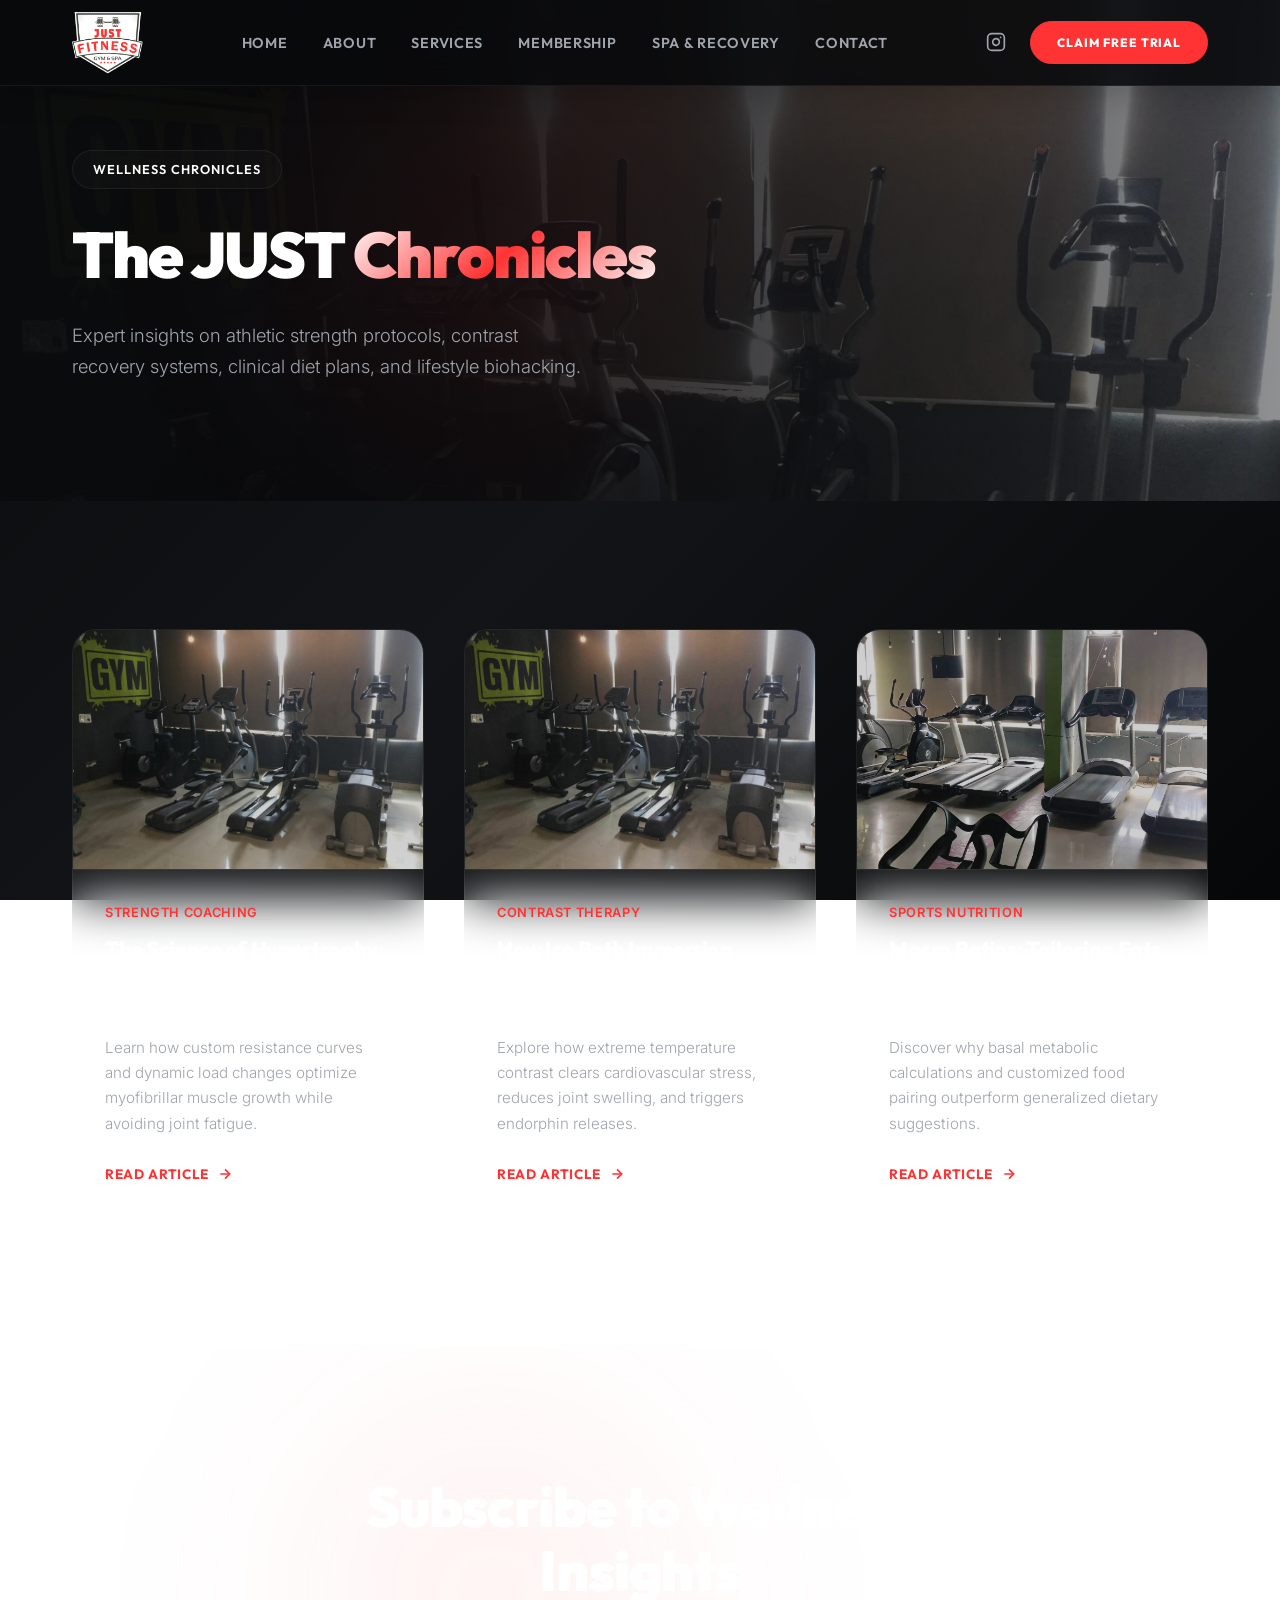
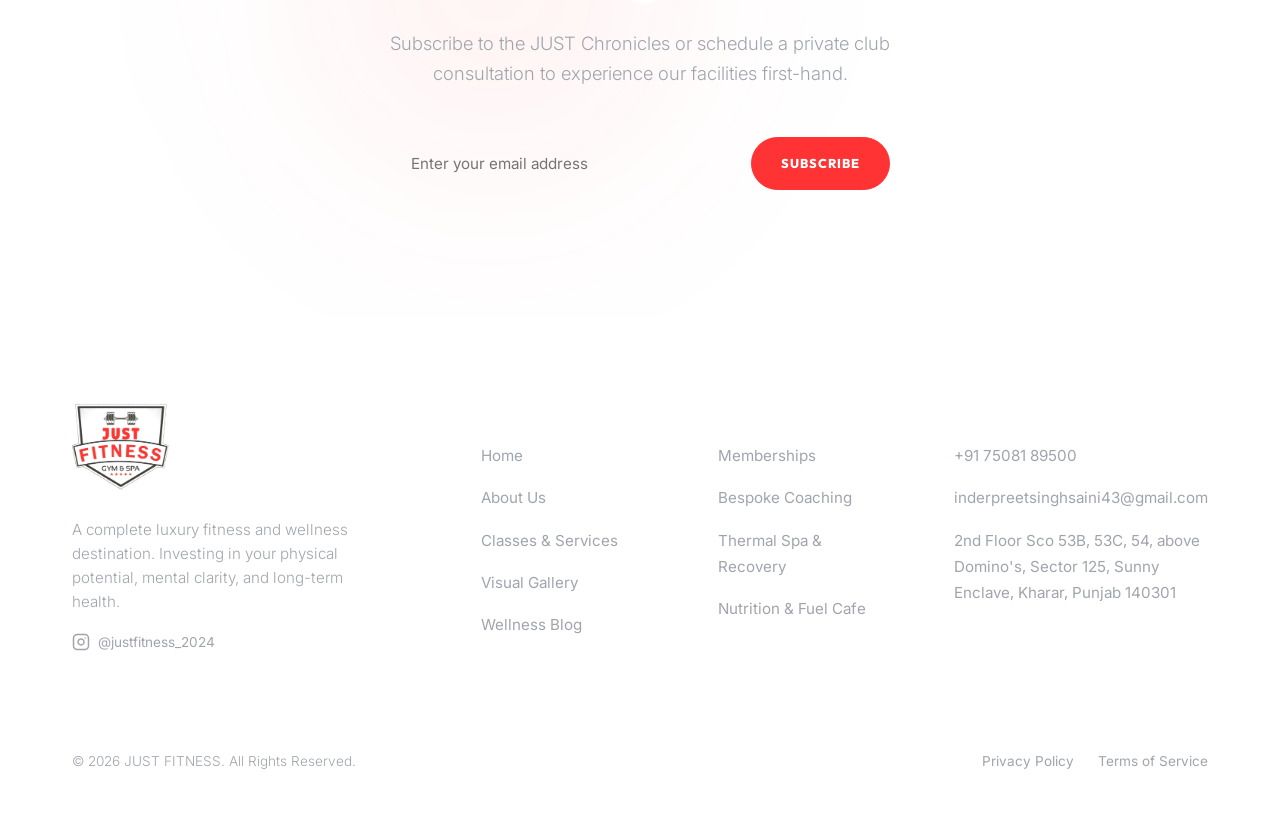
<file: blog.html>
<!DOCTYPE html>
<html lang="en">
<head>
  <meta charset="UTF-8">
  <meta name="viewport" content="width=device-width, initial-scale=1.0">
  <title>Wellness, Coaching &amp; Biohacking Blog | JUST FITNESS</title>
  <meta name="description" content="Discover professional fitness coaching tips, macro recipes, contrast spa guidelines, and biohacking articles written by the expert team at JUST FITNESS.">
  
  <!-- CSS -->
  <link rel="stylesheet" href="css/style.css">
  
  <!-- JS -->
  <script src="js/main.js" defer></script>
</head>
<body class="page-theme-general">

  <!-- Global Header -->
  <header id="global-header"></header>

  <!-- Hero Header -->
  <section class="hero hero-blog" style="min-height: 50vh; padding-top: 150px; padding-bottom: 5rem;">
    <div class="hero-glow-1"></div>
    <div class="container">
      <div class="hero-content" style="max-width: 800px;">
        <span class="hero-tag">WELLNESS CHRONICLES</span>
        <h1 style="font-size: 4rem;">The JUST <span>Chronicles</span></h1>
        <p>Expert insights on athletic strength protocols, contrast recovery systems, clinical diet plans, and lifestyle biohacking.</p>
      </div>
    </div>
  </section>

  <!-- Blog Posts Grid -->
  <section class="section-padding">
    <div class="container">
      
      <div class="grid-3">
        
        <!-- Post 1 -->
        <div class="blog-card">
          <div class="blog-img-wrapper">
            <img src="assets/gym3.avif" alt="Lifting barbell in gym" class="blog-img">
          </div>
          <div class="blog-info">
            <div class="blog-meta">Strength Coaching</div>
            <h3 class="blog-title">The Science of Hypertrophy: Progressive Overload Baselines</h3>
            <p class="blog-summary" style="font-size: 0.95rem; color: var(--text-secondary); margin-bottom: 1.5rem;">Learn how custom resistance curves and dynamic load changes optimize myofibrillar muscle growth while avoiding joint fatigue.</p>
            <a href="#" class="blog-link">
              Read Article
              <svg width="16" height="16" viewBox="0 0 24 24" fill="none" stroke="currentColor" stroke-width="2.5"><line x1="5" y1="12" x2="19" y2="12"></line><polyline points="12 5 19 12 12 19"></polyline></svg>
            </a>
          </div>
        </div>

        <!-- Post 2 -->
        <div class="blog-card">
          <div class="blog-img-wrapper">
            <img src="assets/eqip3.jpg" alt="Cold ice bath immersion" class="blog-img">
          </div>
          <div class="blog-info">
            <div class="blog-meta">Contrast Therapy</div>
            <h3 class="blog-title">How Ice Bath Immersion Speeds Central Nervous Recovery</h3>
            <p class="blog-summary" style="font-size: 0.95rem; color: var(--text-secondary); margin-bottom: 1.5rem;">Explore how extreme temperature contrast clears cardiovascular stress, reduces joint swelling, and triggers endorphin releases.</p>
            <a href="#" class="blog-link">
              Read Article
              <svg width="16" height="16" viewBox="0 0 24 24" fill="none" stroke="currentColor" stroke-width="2.5"><line x1="5" y1="12" x2="19" y2="12"></line><polyline points="12 5 19 12 12 19"></polyline></svg>
            </a>
          </div>
        </div>

        <!-- Post 3 -->
        <div class="blog-card">
          <div class="blog-img-wrapper">
            <img src="assets/tool1.avif" alt="Healthy salad food bowl" class="blog-img">
          </div>
          <div class="blog-info">
            <div class="blog-meta">Sports Nutrition</div>
            <h3 class="blog-title">Macro Ratios: Tailoring Fats &amp; Carbs for Daily Cellular Energy</h3>
            <p class="blog-summary" style="font-size: 0.95rem; color: var(--text-secondary); margin-bottom: 1.5rem;">Discover why basal metabolic calculations and customized food pairing outperform generalized dietary suggestions.</p>
            <a href="#" class="blog-link">
              Read Article
              <svg width="16" height="16" viewBox="0 0 24 24" fill="none" stroke="currentColor" stroke-width="2.5"><line x1="5" y1="12" x2="19" y2="12"></line><polyline points="12 5 19 12 12 19"></polyline></svg>
            </a>
          </div>
        </div>

      </div>
    </div>
  </section>

  <!-- Newsletter Signup -->
  <section class="section-padding final-cta">
    <div class="hero-glow-1"></div>
    <div class="container final-cta-content">
      <h2>Subscribe to Wellness Insights</h2>
      <p>Subscribe to the JUST Chronicles or schedule a private club consultation to experience our facilities first-hand.</p>
      <form style="max-width: 500px; margin: 3rem auto 0; display: flex; gap: 1rem; flex-wrap: wrap;">
        <input type="email" class="form-input" placeholder="Enter your email address" required style="flex: 1; min-width: 250px;">
        <button type="submit" class="btn btn-primary">Subscribe</button>
      </form>
    </div>
  </section>

  <!-- Global Footer -->
  <footer id="global-footer"></footer>

</body>
</html>
</file>
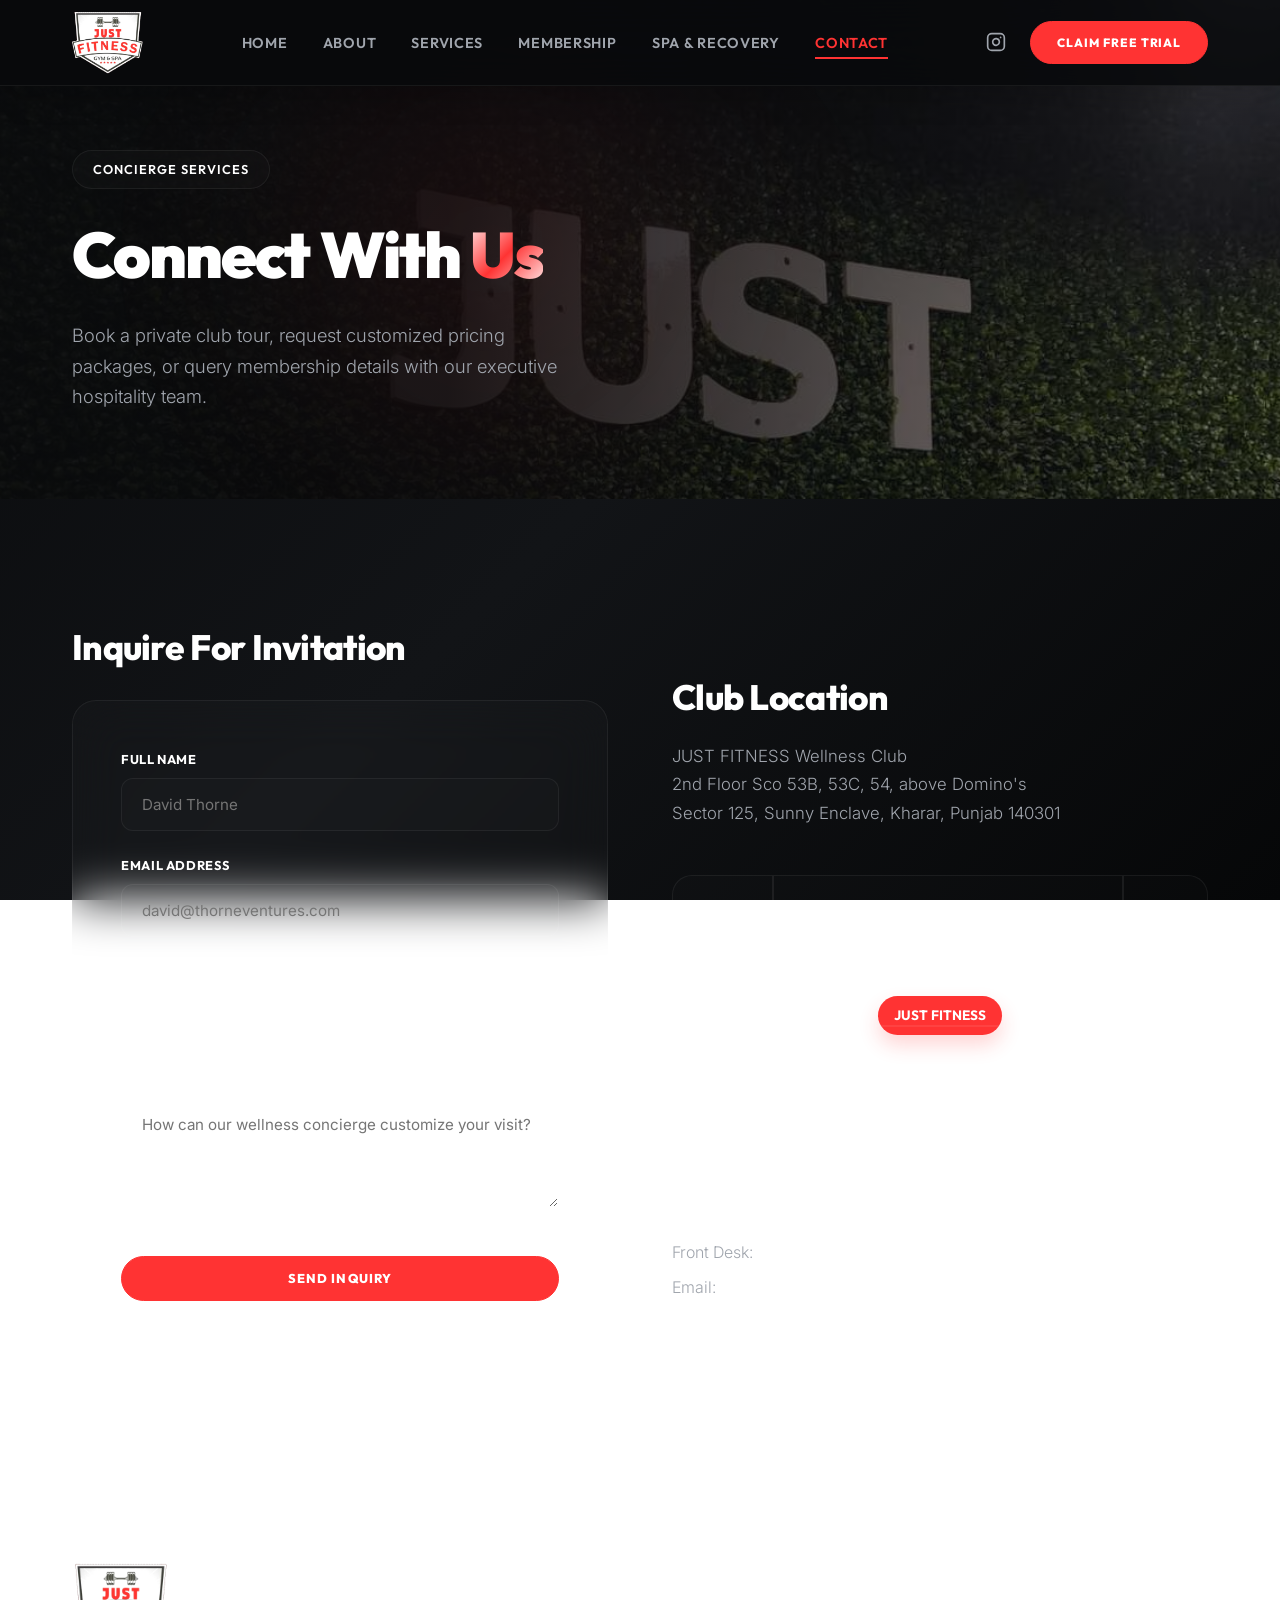
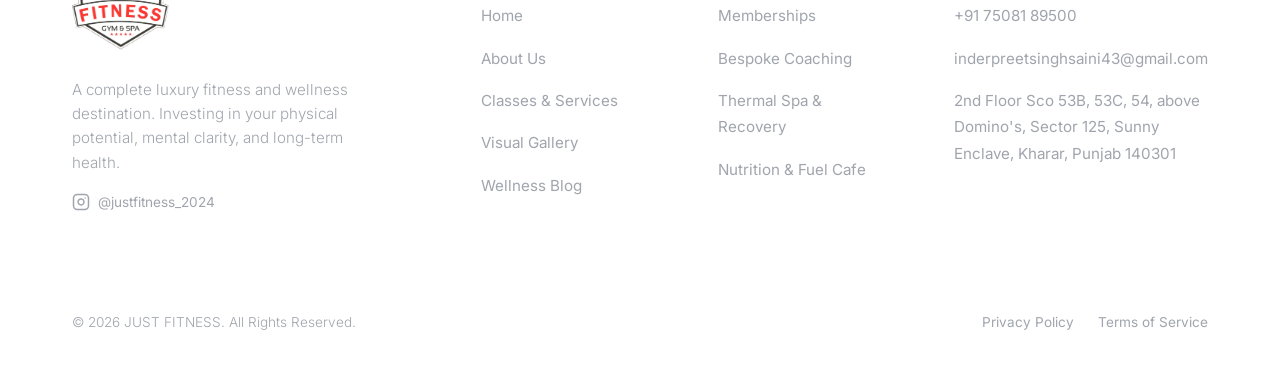
<file: contact.html>
<!DOCTYPE html>
<html lang="en">
<head>
  <meta charset="UTF-8">
  <meta name="viewport" content="width=device-width, initial-scale=1.0">
  <title>Contact Us | Book a Club Tour | JUST FITNESS</title>
  <meta name="description" content="Reach the JUST FITNESS concierge team. Fill out our form to book a private tour, claim a trial session, or enquire about custom VIP memberships.">
  
  <!-- CSS -->
  <link rel="stylesheet" href="css/style.css">
  
  <!-- JS -->
  <script src="js/main.js" defer></script>
</head>
<body class="page-theme-general">

  <!-- Global Header -->
  <header id="global-header"></header>

  <!-- Hero Title -->
  <section class="hero hero-contact" style="min-height: 45vh; padding-top: 150px; padding-bottom: 3rem;">
    <div class="hero-glow-1"></div>
    <div class="container">
      <div class="hero-content" style="max-width: 800px;">
        <span class="hero-tag">CONCIERGE SERVICES</span>
        <h1 style="font-size: 4rem;">Connect With <span>Us</span></h1>
        <p>Book a private club tour, request customized pricing packages, or query membership details with our executive hospitality team.</p>
      </div>
    </div>
  </section>

  <!-- Contact Form & Location Details -->
  <section class="section-padding">
    <div class="container grid-2">
      
      <!-- Contact Form -->
      <div>
        <h2 style="font-size: 2.2rem; margin-bottom: 2rem;">Inquire For Invitation</h2>
        <form style="background: var(--glass-bg); backdrop-filter: var(--glass-blur); -webkit-backdrop-filter: var(--glass-blur); border: 1px solid var(--border-glass); padding: 3rem; border-radius: 24px;">
          <div class="form-group">
            <label class="form-label">Full Name</label>
            <input type="text" class="form-input" placeholder="David Thorne" required>
          </div>
          <div class="form-group">
            <label class="form-label">Email Address</label>
            <input type="email" class="form-input" placeholder="david@thorneventures.com" required>
          </div>
          <div class="form-group">
            <label class="form-label">Interest Option</label>
            <select class="form-select" required>
              <option value="" disabled selected>Select Option</option>
              <option value="tour">Book Private Club Tour</option>
              <option value="trial">Request Free Trial Session</option>
              <option value="corporate">Enquire For Corporate Partnership</option>
              <option value="question">General Inquiry</option>
            </select>
          </div>
          <div class="form-group">
            <label class="form-label">Message Details</label>
            <textarea class="form-textarea" rows="4" placeholder="How can our wellness concierge customize your visit?" required></textarea>
          </div>
          <button type="submit" class="btn btn-primary" style="width: 100%; margin-top: 1rem;">Send Inquiry</button>
        </form>
      </div>

      <!-- Info panel / Map mockup -->
      <div style="display: flex; flex-direction: column; gap: 3rem;">
        
        <div>
          <h2 style="font-size: 2.2rem; margin-bottom: 1.5rem;">Club Location</h2>
          <p style="font-size: 1.05rem; line-height: 1.7; color: var(--text-secondary);">
            JUST FITNESS Wellness Club<br>
            2nd Floor Sco 53B, 53C, 54, above Domino's<br>
            Sector 125, Sunny Enclave, Kharar, Punjab 140301
          </p>
        </div>

        <!-- Simulated SVG Map -->
        <div style="position: relative; height: 280px; border-radius: 20px; overflow: hidden; border: 1px solid var(--border-glass); background-color: rgba(255, 255, 255, 0.01); display: flex; align-items: center; justify-content: center;">
          <div style="position: absolute; font-family: var(--font-heading); font-size: 0.85rem; font-weight: 700; background: var(--accent-red); color: var(--text-white); padding: 0.5rem 1rem; border-radius: 50px; box-shadow: 0 10px 20px rgba(255, 51, 51, 0.2);">JUST FITNESS</div>
          <svg width="100%" height="100%" style="opacity: 0.07; pointer-events: none;">
            <line x1="0" y1="50" x2="1000" y2="50" stroke="currentColor" stroke-width="2"/>
            <line x1="0" y1="150" x2="1000" y2="150" stroke="currentColor" stroke-width="2"/>
            <line x1="0" y1="220" x2="1000" y2="220" stroke="currentColor" stroke-width="2"/>
            <line x1="100" y1="0" x2="100" y2="500" stroke="currentColor" stroke-width="2"/>
            <line x1="450" y1="0" x2="450" y2="500" stroke="currentColor" stroke-width="2"/>
            <line x1="780" y1="0" x2="780" y2="500" stroke="currentColor" stroke-width="2"/>
          </svg>
        </div>

        <div>
          <h3 style="font-size: 1.3rem; margin-bottom: 0.75rem;">Contact Information</h3>
          <p style="font-size: 1rem; color: var(--text-secondary); margin-bottom: 0.5rem;">
            Front Desk: <a href="tel:+917508189500" style="color: var(--text-primary); font-weight: 600;">+91 75081 89500</a>
          </p>
          <p style="font-size: 1rem; color: var(--text-secondary);">
            Email: <a href="mailto:inderpreetsinghsaini43@gmail.com" style="color: var(--text-primary); font-weight: 600;">inderpreetsinghsaini43@gmail.com</a>
          </p>
        </div>

      </div>

    </div>
  </section>

  <!-- Global Footer -->
  <footer id="global-footer"></footer>

</body>
</html>
</file>
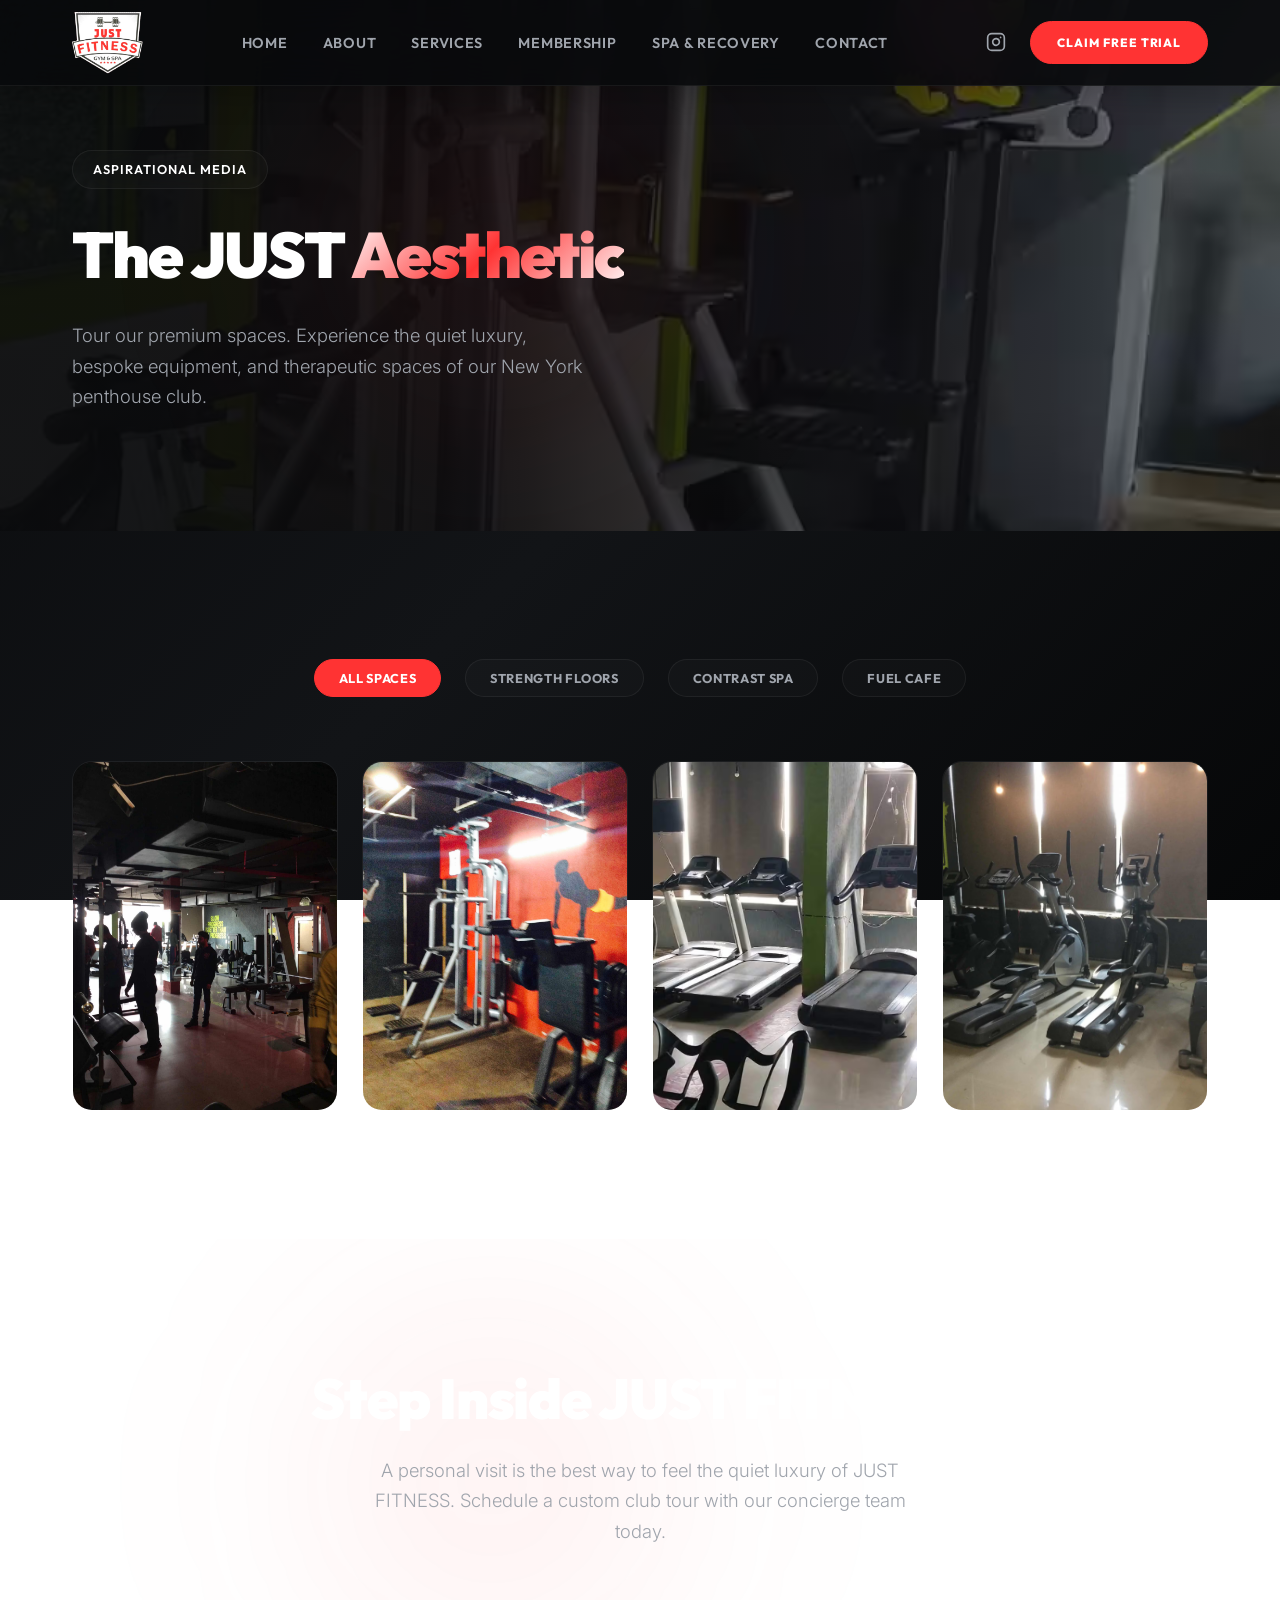
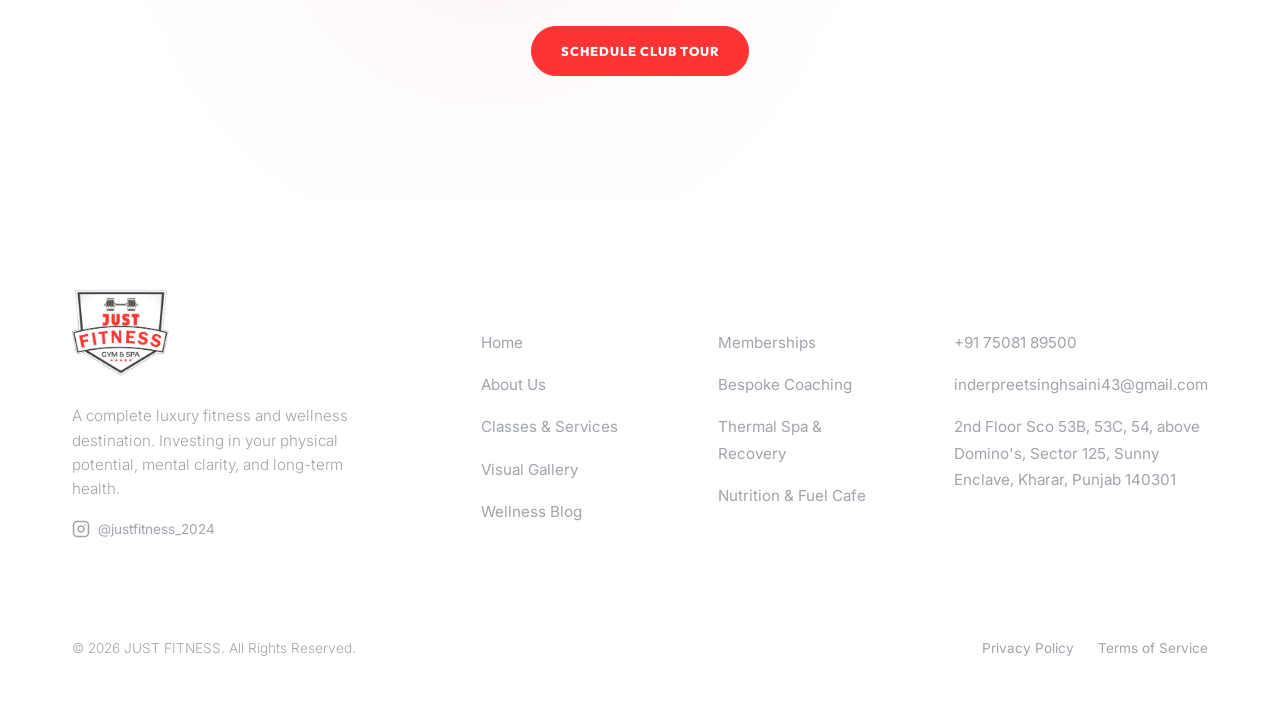
<file: gallery.html>
<!DOCTYPE html>
<html lang="en">
<head>
  <meta charset="UTF-8">
  <meta name="viewport" content="width=device-width, initial-scale=1.0">
  <title>Aspirational Visual Gallery | JUST FITNESS</title>
  <meta name="description" content="Tour JUST FITNESS's luxury spaces online. Browse high-definition photos of our high-performance fitness center, recovery spa, cafe, and lounge areas.">
  
  <!-- CSS -->
  <link rel="stylesheet" href="css/style.css">
  
  <!-- JS -->
  <script src="js/main.js" defer></script>
  
  <style>
    /* Custom inline styles for gallery adjustments */
    .gallery-filter-bar {
      display: flex;
      justify-content: center;
      gap: 1.5rem;
      margin-bottom: 4rem;
      flex-wrap: wrap;
    }
    .filter-btn {
      background: var(--glass-bg);
      border: 1px solid var(--border-glass);
      color: var(--text-secondary);
      padding: 0.6rem 1.5rem;
      border-radius: 50px;
      font-family: var(--font-heading);
      font-weight: 700;
      font-size: 0.8rem;
      letter-spacing: 0.05em;
      text-transform: uppercase;
      cursor: pointer;
      transition: var(--transition-fast);
    }
    .filter-btn:hover, .filter-btn.active {
      background: var(--accent-red);
      color: var(--text-white);
      border-color: var(--accent-red);
    }
  </style>
</head>
<body class="page-theme-general">

  <!-- Global Header -->
  <header id="global-header"></header>

  <!-- Hero Header -->
  <section class="hero hero-gallery" style="min-height: 50vh; padding-top: 150px; padding-bottom: 5rem;">
    <div class="hero-glow-1"></div>
    <div class="container">
      <div class="hero-content" style="max-width: 800px;">
        <span class="hero-tag">ASPIRATIONAL MEDIA</span>
        <h1 style="font-size: 4rem;">The JUST <span>Aesthetic</span></h1>
        <p>Tour our premium spaces. Experience the quiet luxury, bespoke equipment, and therapeutic spaces of our New York penthouse club.</p>
      </div>
    </div>
  </section>

  <!-- Gallery Section -->
  <section class="section-padding">
    <div class="container">
      
      <!-- Filter Bar -->
      <div class="gallery-filter-bar">
        <button class="filter-btn active">All Spaces</button>
        <button class="filter-btn">Strength Floors</button>
        <button class="filter-btn">Contrast Spa</button>
        <button class="filter-btn">Fuel Cafe</button>
      </div>

      <!-- Photo Grid -->
      <div class="showcase-grid">
        
        <!-- Photo 1 -->
        <div class="showcase-item">
          <img src="assets/gym1.avif" alt="Strength floor barbell area" class="showcase-img">
          <div class="showcase-overlay">
            <span class="showcase-category">Strength floor</span>
            <h3 class="showcase-title">Olympic Platforms</h3>
          </div>
        </div>

        <!-- Photo 2 -->
        <div class="showcase-item">
          <img src="assets/eqip2.jpg" alt="Steam room contrast bath" class="showcase-img">
          <div class="showcase-overlay">
            <span class="showcase-category">Contrast Spa</span>
            <h3 class="showcase-title">Finnish Dry Sauna</h3>
          </div>
        </div>

        <!-- Photo 3 -->
        <div class="showcase-item">
          <img src="assets/tool1.avif" alt="Café meal prep area" class="showcase-img">
          <div class="showcase-overlay">
            <span class="showcase-category">Fuel Cafe</span>
            <h3 class="showcase-title">JUST Nutrition Juice Bar</h3>
          </div>
        </div>

        <!-- Photo 4 -->
        <div class="showcase-item">
          <img src="assets/gym3.avif" alt="Premium dumbells area" class="showcase-img">
          <div class="showcase-overlay">
            <span class="showcase-category">Strength floor</span>
            <h3 class="showcase-title">Elite Dumbbell Racks</h3>
          </div>
        </div>

      </div>
    </div>
  </section>

  <!-- Action CTA -->
  <section class="section-padding final-cta">
    <div class="hero-glow-1"></div>
    <div class="container final-cta-content">
      <h2>Step Inside JUST FITNESS</h2>
      <p>A personal visit is the best way to feel the quiet luxury of JUST FITNESS. Schedule a custom club tour with our concierge team today.</p>
      <a href="contact.html" class="btn btn-primary" style="margin-top: 2rem;">Schedule Club Tour</a>
    </div>
  </section>

  <!-- Global Footer -->
  <footer id="global-footer"></footer>

</body>
</html>
</file>
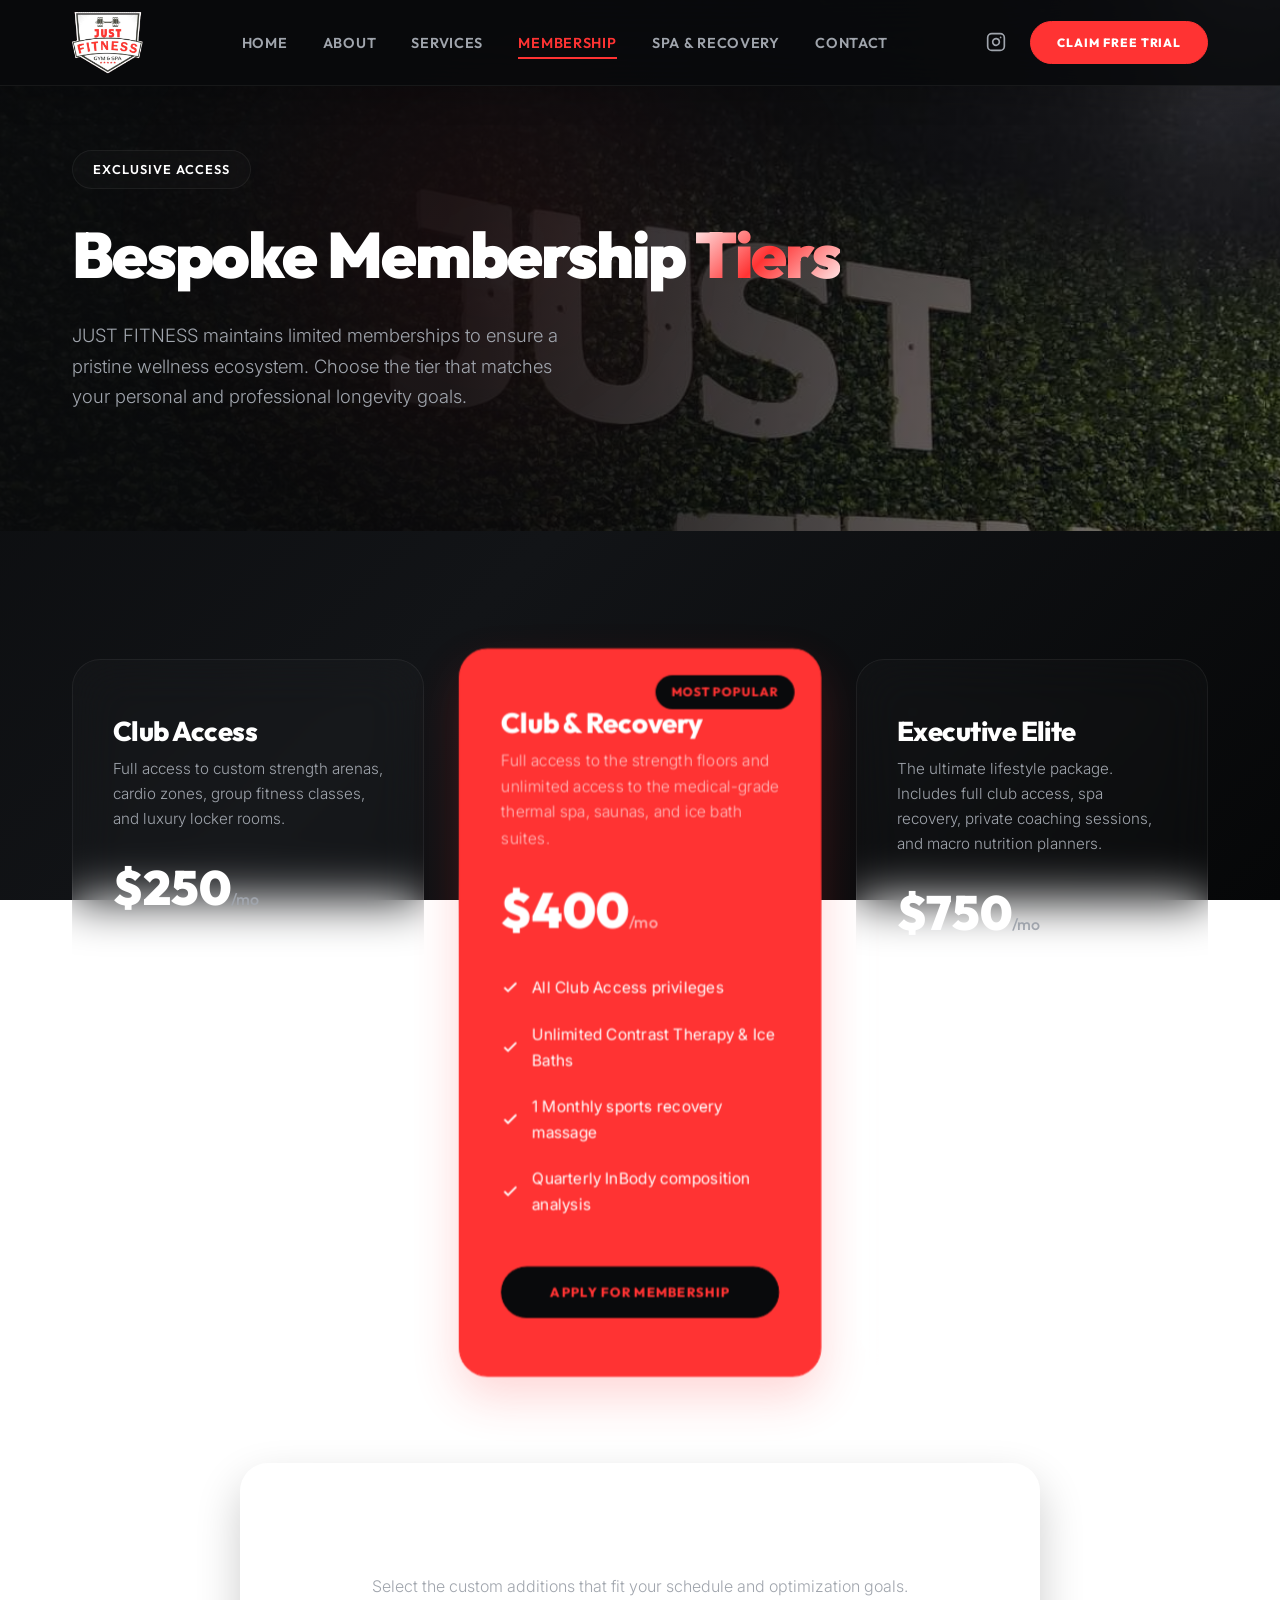
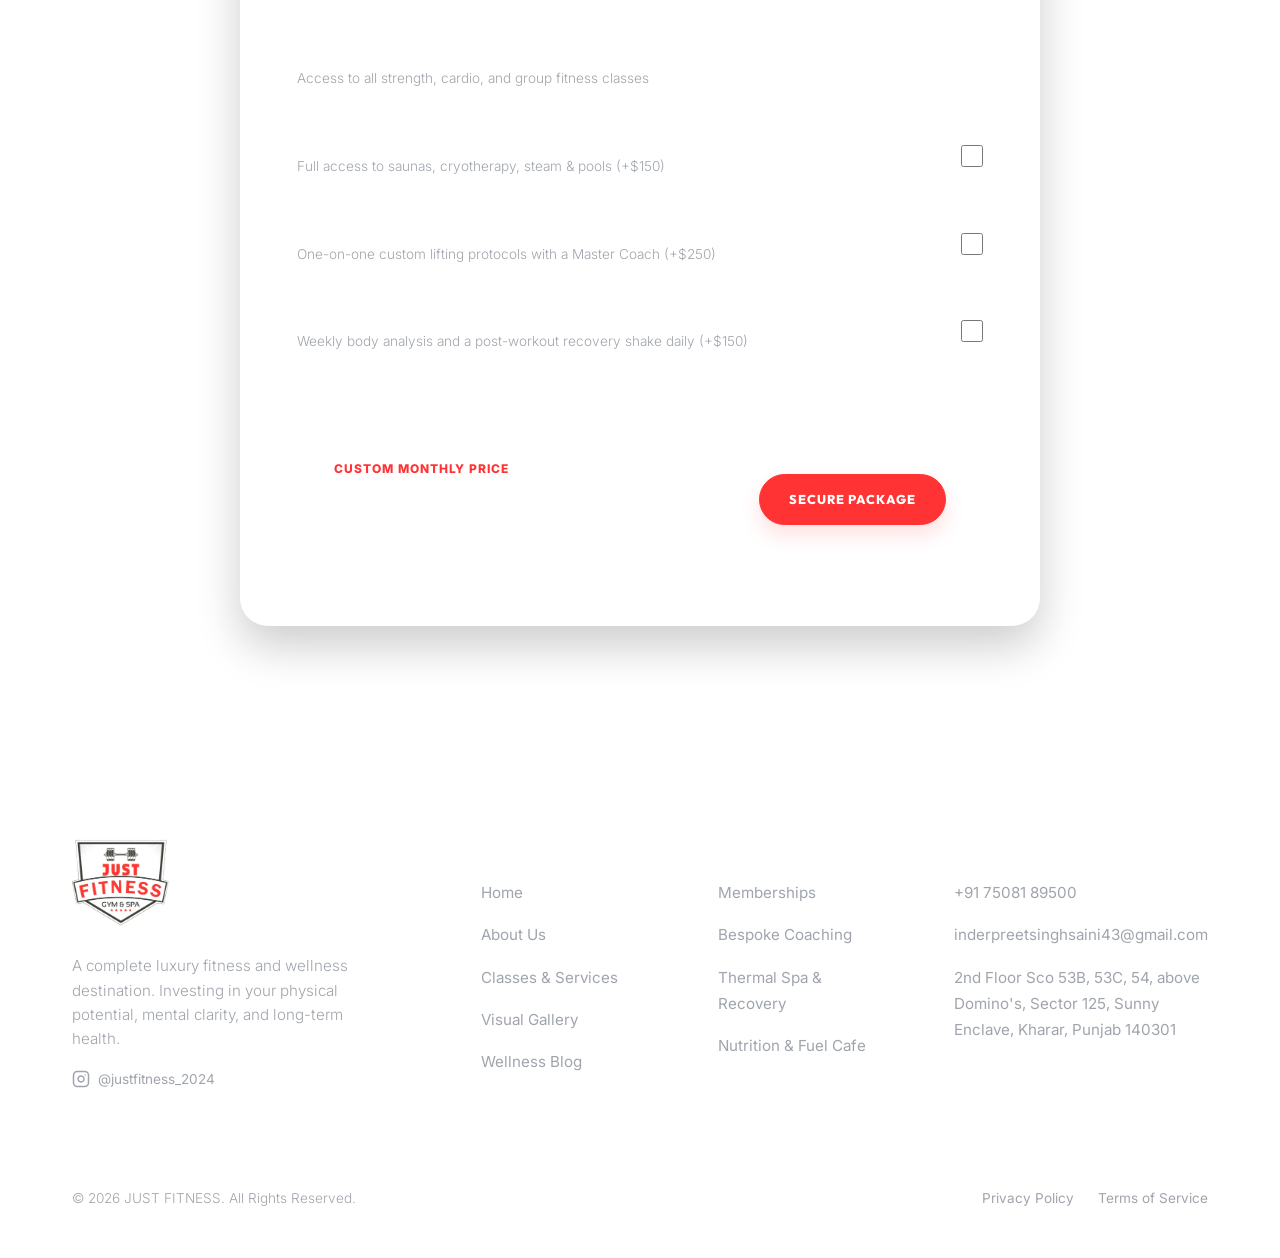
<file: membership.html>
<!DOCTYPE html>
<html lang="en">
<head>
  <meta charset="UTF-8">
  <meta name="viewport" content="width=device-width, initial-scale=1.0">
  <title>Membership Tiers &amp; Plans | JUST FITNESS</title>
  <meta name="description" content="Discover executive membership tiers at JUST FITNESS. Read about Elite, recovery spa, and VIP coaching privileges customized to optimize your physical longevity.">
  
  <!-- CSS -->
  <link rel="stylesheet" href="css/style.css">
  
  <!-- JS -->
  <script src="js/main.js" defer></script>
</head>
<body class="page-theme-general">

  <!-- Global Header -->
  <header id="global-header"></header>

  <!-- Hero Header -->
  <section class="hero hero-membership" style="min-height: 50vh; padding-top: 150px; padding-bottom: 5rem;">
    <div class="hero-glow-1"></div>
    <div class="container">
      <div class="hero-content" style="max-width: 800px;">
        <span class="hero-tag">EXCLUSIVE ACCESS</span>
        <h1 style="font-size: 4rem;">Bespoke Membership <span>Tiers</span></h1>
        <p>JUST FITNESS maintains limited memberships to ensure a pristine wellness ecosystem. Choose the tier that matches your personal and professional longevity goals.</p>
      </div>
    </div>
  </section>

  <!-- Membership Grid -->
  <section class="section-padding">
    <div class="container">
      
      <div class="grid-3">
        
        <!-- Tier 1 -->
        <div class="membership-tier">
          <h3 class="tier-title">Club Access</h3>
          <p class="tier-desc">Full access to custom strength arenas, cardio zones, group fitness classes, and luxury locker rooms.</p>
          <div class="tier-price">$250<span>/mo</span></div>
          <ul class="tier-features">
            <li>
              <svg fill="none" stroke="currentColor" stroke-width="2.5" viewBox="0 0 24 24" xmlns="http://www.w3.org/2000/svg"><path d="M5 13l4 4L19 7" stroke-linecap="round" stroke-linejoin="round"></path></svg>
              Unrestricted strength floor access
            </li>
            <li>
              <svg fill="none" stroke="currentColor" stroke-width="2.5" viewBox="0 0 24 24" xmlns="http://www.w3.org/2000/svg"><path d="M5 13l4 4L19 7" stroke-linecap="round" stroke-linejoin="round"></path></svg>
              Complimentary group masterclasses
            </li>
            <li>
              <svg fill="none" stroke="currentColor" stroke-width="2.5" viewBox="0 0 24 24" xmlns="http://www.w3.org/2000/svg"><path d="M5 13l4 4L19 7" stroke-linecap="round" stroke-linejoin="round"></path></svg>
              Luxury locker amenities
            </li>
          </ul>
          <a href="contact.html" class="btn btn-secondary tier-cta">Book Consultation</a>
        </div>

        <!-- Tier 2 (Featured) -->
        <div class="membership-tier featured">
          <span class="tier-badge">Most Popular</span>
          <h3 class="tier-title" style="color: var(--text-white);">Club &amp; Recovery</h3>
          <p class="tier-desc">Full access to the strength floors and unlimited access to the medical-grade thermal spa, saunas, and ice bath suites.</p>
          <div class="tier-price" style="color: var(--text-white);">$400<span>/mo</span></div>
          <ul class="tier-features">
            <li>
              <svg fill="none" stroke="currentColor" stroke-width="2.5" viewBox="0 0 24 24" xmlns="http://www.w3.org/2000/svg"><path d="M5 13l4 4L19 7" stroke-linecap="round" stroke-linejoin="round"></path></svg>
              All Club Access privileges
            </li>
            <li>
              <svg fill="none" stroke="currentColor" stroke-width="2.5" viewBox="0 0 24 24" xmlns="http://www.w3.org/2000/svg"><path d="M5 13l4 4L19 7" stroke-linecap="round" stroke-linejoin="round"></path></svg>
              Unlimited Contrast Therapy &amp; Ice Baths
            </li>
            <li>
              <svg fill="none" stroke="currentColor" stroke-width="2.5" viewBox="0 0 24 24" xmlns="http://www.w3.org/2000/svg"><path d="M5 13l4 4L19 7" stroke-linecap="round" stroke-linejoin="round"></path></svg>
              1 Monthly sports recovery massage
            </li>
            <li>
              <svg fill="none" stroke="currentColor" stroke-width="2.5" viewBox="0 0 24 24" xmlns="http://www.w3.org/2000/svg"><path d="M5 13l4 4L19 7" stroke-linecap="round" stroke-linejoin="round"></path></svg>
              Quarterly InBody composition analysis
            </li>
          </ul>
          <a href="contact.html" class="btn btn-primary tier-cta" style="background-color: var(--bg-primary); border-color: var(--bg-primary); color: var(--accent-red);">Apply for Membership</a>
        </div>

        <!-- Tier 3 -->
        <div class="membership-tier">
          <h3 class="tier-title">Executive Elite</h3>
          <p class="tier-desc">The ultimate lifestyle package. Includes full club access, spa recovery, private coaching sessions, and macro nutrition planners.</p>
          <div class="tier-price">$750<span>/mo</span></div>
          <ul class="tier-features">
            <li>
              <svg fill="none" stroke="currentColor" stroke-width="2.5" viewBox="0 0 24 24" xmlns="http://www.w3.org/2000/svg"><path d="M5 13l4 4L19 7" stroke-linecap="round" stroke-linejoin="round"></path></svg>
              All Recovery Suite privileges
            </li>
            <li>
              <svg fill="none" stroke="currentColor" stroke-width="2.5" viewBox="0 0 24 24" xmlns="http://www.w3.org/2000/svg"><path d="M5 13l4 4L19 7" stroke-linecap="round" stroke-linejoin="round"></path></svg>
              8 Private personal coaching hours/mo
            </li>
            <li>
              <svg fill="none" stroke="currentColor" stroke-width="2.5" viewBox="0 0 24 24" xmlns="http://www.w3.org/2000/svg"><path d="M5 13l4 4L19 7" stroke-linecap="round" stroke-linejoin="round"></path></svg>
              Weekly clinical sports nutrition consultation
            </li>
            <li>
              <svg fill="none" stroke="currentColor" stroke-width="2.5" viewBox="0 0 24 24" xmlns="http://www.w3.org/2000/svg"><path d="M5 13l4 4L19 7" stroke-linecap="round" stroke-linejoin="round"></path></svg>
              Unlimited clean café fuel packages
            </li>
          </ul>
          <a href="contact.html" class="btn btn-secondary tier-cta">Book Consultation</a>
        </div>

      </div>

      <!-- Interactive Customizer Widget -->
      <div style="max-width: 800px; margin: 6rem auto 0; background: var(--glass-bg); backdrop-filter: var(--glass-blur); -webkit-backdrop-filter: var(--glass-blur); border: 1px solid var(--border-glass); padding: 3.5rem; border-radius: 28px; box-shadow: 0 20px 45px rgba(0, 0, 0, 0.2);">
        <h3 style="font-family: var(--font-heading); font-size: 2rem; font-weight: 800; text-align: center; margin-bottom: 1rem; color: var(--text-white);">Build Your Custom Plan</h3>
        <p style="text-align: center; color: var(--text-secondary); margin-bottom: 3rem;">Select the custom additions that fit your schedule and optimization goals.</p>
        
        <div style="display: flex; flex-direction: column; gap: 1.5rem;">
          <!-- Item 1 -->
          <div style="display: flex; justify-content: space-between; align-items: center; padding-bottom: 1.25rem; border-bottom: 1px solid var(--border-light);">
            <div>
              <h4 style="font-size: 1.1rem; font-weight: 700; color: var(--text-white);">Base Club Access</h4>
              <p style="font-size: 0.85rem; color: var(--text-secondary);">Access to all strength, cardio, and group fitness classes</p>
            </div>
            <span style="font-family: var(--font-heading); font-weight: 800; font-size: 1.25rem; color: var(--text-white);">$250/mo</span>
          </div>

          <!-- Item 2 -->
          <div style="display: flex; justify-content: space-between; align-items: center; padding-bottom: 1.25rem; border-bottom: 1px solid var(--border-light);">
            <div>
              <h4 style="font-size: 1.1rem; font-weight: 700; color: var(--text-white);">Contrast Spa &amp; Ice Baths Add-on</h4>
              <p style="font-size: 0.85rem; color: var(--text-secondary);">Full access to saunas, cryotherapy, steam &amp; pools (+$150)</p>
            </div>
            <input type="checkbox" id="add-spa" style="width: 22px; height: 22px; accent-color: var(--accent-red); cursor: pointer;" onchange="updateCustomPrice()">
          </div>

          <!-- Item 3 -->
          <div style="display: flex; justify-content: space-between; align-items: center; padding-bottom: 1.25rem; border-bottom: 1px solid var(--border-light);">
            <div>
              <h4 style="font-size: 1.1rem; font-weight: 700; color: var(--text-white);">4 Private Coaching Hours / Month</h4>
              <p style="font-size: 0.85rem; color: var(--text-secondary);">One-on-one custom lifting protocols with a Master Coach (+$250)</p>
            </div>
            <input type="checkbox" id="add-coaching" style="width: 22px; height: 22px; accent-color: var(--accent-red); cursor: pointer;" onchange="updateCustomPrice()">
          </div>

          <!-- Item 4 -->
          <div style="display: flex; justify-content: space-between; align-items: center; padding-bottom: 1.25rem; border-bottom: 1px solid var(--border-light);">
            <div>
              <h4 style="font-size: 1.1rem; font-weight: 700; color: var(--text-white);">Nutrition Plan &amp; Café Shakes</h4>
              <p style="font-size: 0.85rem; color: var(--text-secondary);">Weekly body analysis and a post-workout recovery shake daily (+$150)</p>
            </div>
            <input type="checkbox" id="add-nutrition" style="width: 22px; height: 22px; accent-color: var(--accent-red); cursor: pointer;" onchange="updateCustomPrice()">
          </div>
        </div>

        <!-- Output display -->
        <div style="display: flex; justify-content: space-between; align-items: center; margin-top: 3.5rem; background: rgba(255, 255, 255, 0.01); padding: 1.75rem 2.25rem; border-radius: 18px; border: 1px solid var(--border-glass);">
          <div>
            <div style="font-size: 0.75rem; font-weight: 800; color: var(--accent-red); text-transform: uppercase; letter-spacing: 0.08em; margin-bottom: 0.25rem;">Custom Monthly Price</div>
            <div style="font-family: var(--font-heading); font-size: 2.2rem; font-weight: 900; color: var(--text-white);" id="custom-price-display">$250/mo</div>
          </div>
          <a href="contact.html" class="btn btn-primary" style="box-shadow: 0 10px 20px rgba(255,51,51,0.15);">Secure Package</a>
        </div>
      </div>

    </div>
  </section>

  <!-- Global Footer -->
  <footer id="global-footer"></footer>

</body>
</html>
</file>
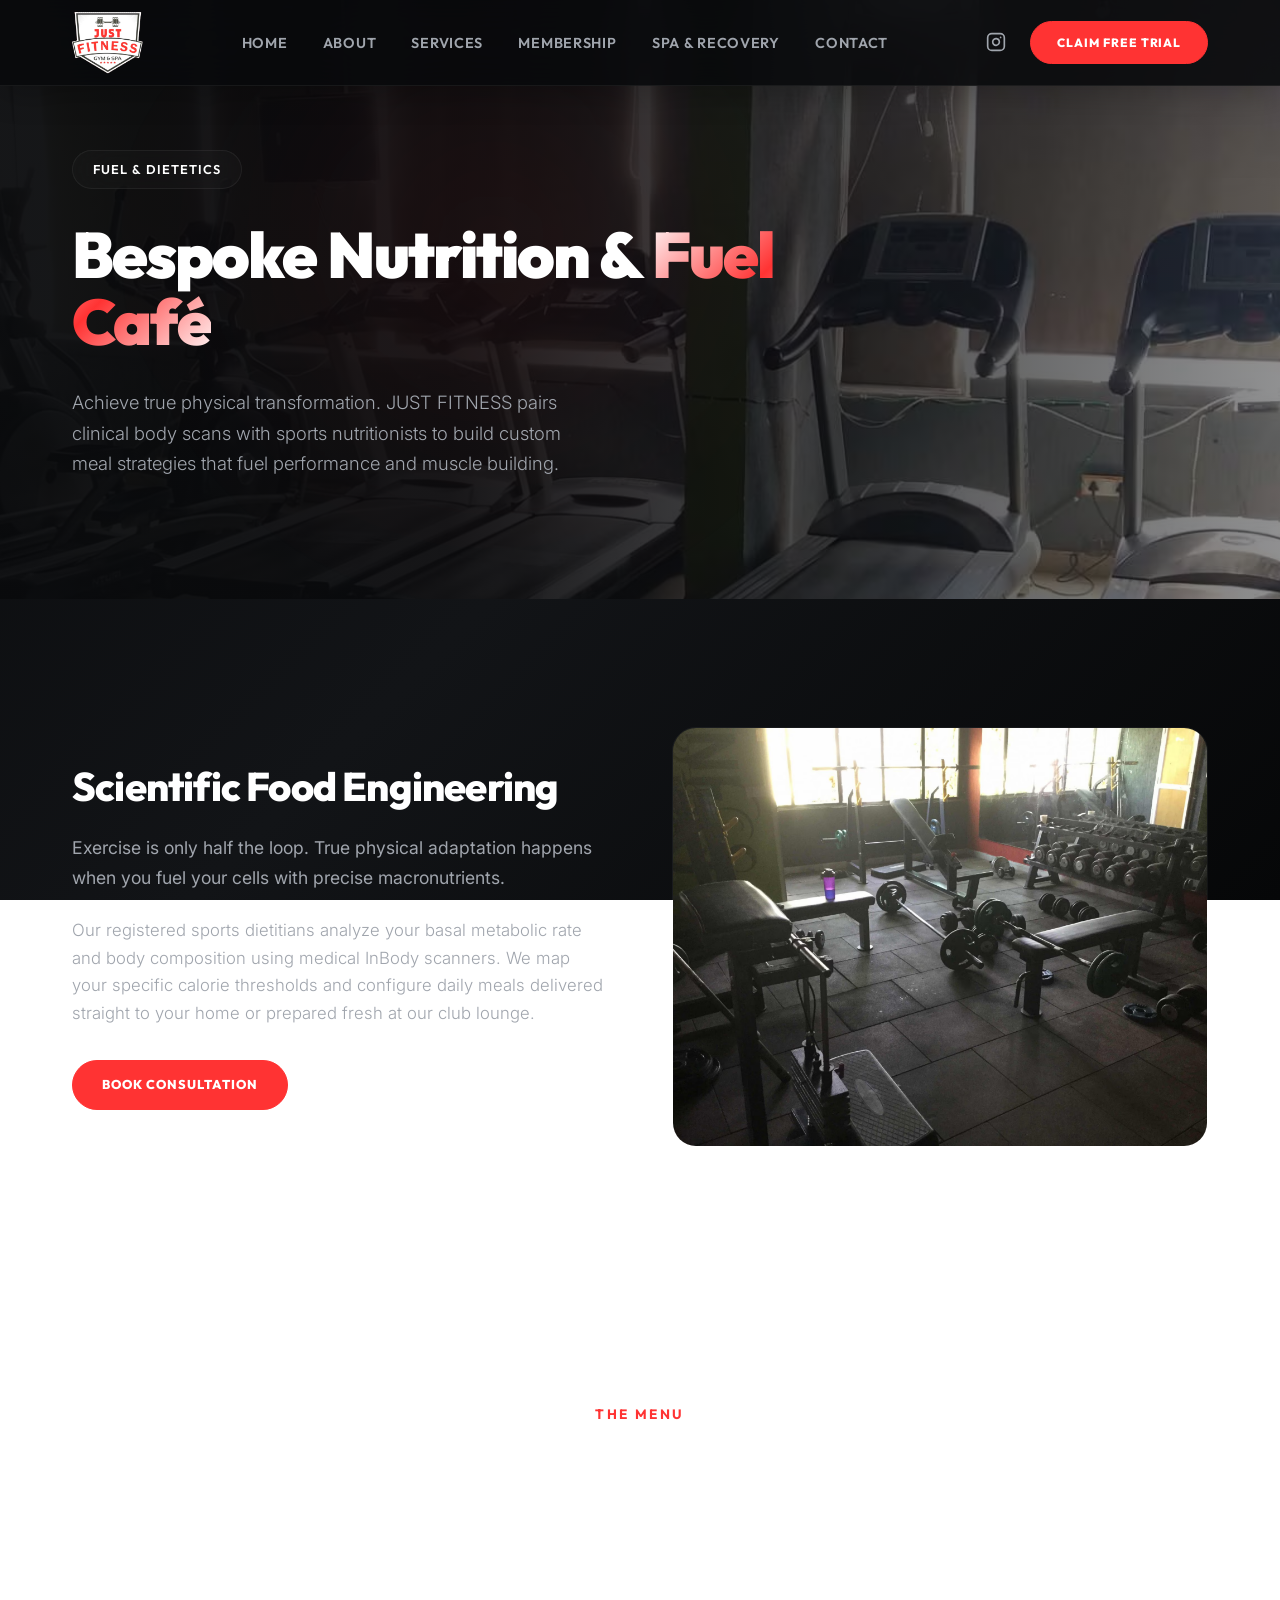
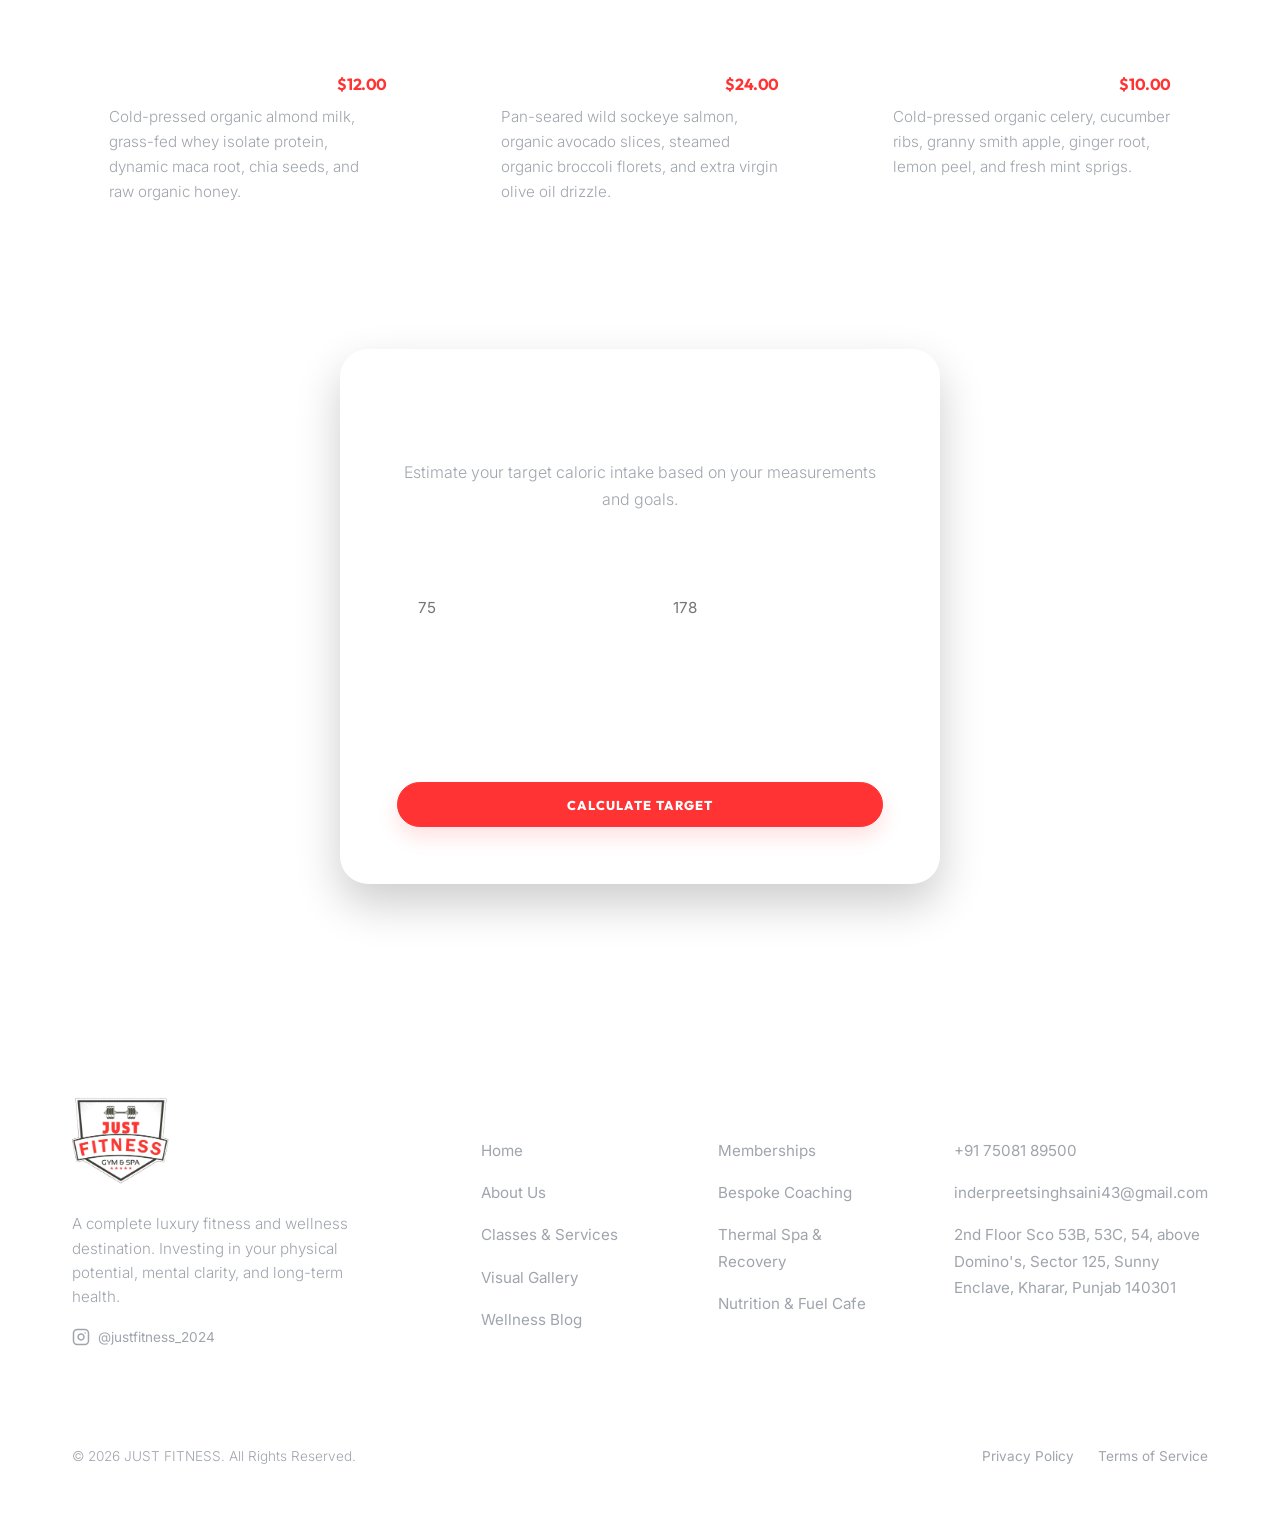
<file: nutrition.html>
<!DOCTYPE html>
<html lang="en">
<head>
  <meta charset="UTF-8">
  <meta name="viewport" content="width=device-width, initial-scale=1.0">
  <title>Bespoke Nutrition &amp; Cafe | InBody Scan | JUST FITNESS</title>
  <meta name="description" content="Discover custom nutrition planning at JUST FITNESS. Optimize muscle building or weight loss with registered clinical nutritionists and healthy cafe menu options.">
  
  <!-- CSS -->
  <link rel="stylesheet" href="css/style.css">
  
  <!-- JS -->
  <script src="js/main.js" defer></script>
</head>
<body class="page-theme-nutrition">

  <!-- Global Header -->
  <header id="global-header"></header>

  <!-- Hero Header -->
  <section class="hero hero-nutrition" style="min-height: 50vh; padding-top: 150px; padding-bottom: 5rem;">
    <div class="hero-glow-1"></div>
    <div class="container">
      <div class="hero-content" style="max-width: 800px;">
        <span class="hero-tag">FUEL &amp; DIETETICS</span>
        <h1 style="font-size: 4rem;">Bespoke Nutrition &amp; <span>Fuel Café</span></h1>
        <p>Achieve true physical transformation. JUST FITNESS pairs clinical body scans with sports nutritionists to build custom meal strategies that fuel performance and muscle building.</p>
      </div>
    </div>
  </section>

  <!-- Consultation & Inbody scans -->
  <section class="section-padding">
    <div class="container grid-2">
      <div>
        <h2 style="font-size: 2.5rem; margin-bottom: 1.5rem;">Scientific Food Engineering</h2>
        <p style="font-size: 1.1rem; margin-bottom: 1.5rem; font-weight: 400; line-height: 1.7;">Exercise is only half the loop. True physical adaptation happens when you fuel your cells with precise macronutrients.</p>
        <p style="font-size: 1.05rem; color: var(--text-secondary); margin-bottom: 2rem;">Our registered sports dietitians analyze your basal metabolic rate and body composition using medical InBody scanners. We map your specific calorie thresholds and configure daily meals delivered straight to your home or prepared fresh at our club lounge.</p>
        <a href="contact.html" class="btn btn-primary">Book Consultation</a>
      </div>
      <div>
        <div style="position: relative; border-radius: 24px; overflow: hidden; border: 1px solid var(--border-light); height: 420px;">
          <img src="assets/eqip5.avif" alt="JUST FITNESS Nutrition Consultation" style="width: 100%; height: 100%; object-fit: cover;">
        </div>
      </div>
    </div>
  </section>

  <!-- Cafe Highlights Menu -->
  <section class="section-padding" style="background: rgba(255, 255, 255, 0.025);">
    <div class="container">
      <div class="section-header">
        <span class="section-subtitle">THE MENU</span>
        <h2 class="section-title">JUST Fuel Cafe &amp; Lounge Highlights</h2>
      </div>
      
      <div class="grid-3" style="margin-top: 4rem;">
        
        <!-- Cafe Item 1 -->
        <div class="feature-card">
          <h3 style="font-size: 1.25rem; font-weight: 700; margin-bottom: 0.5rem; display: flex; justify-content: space-between; align-items: center;">
            Pro Recovery Shake
            <span style="font-size: 1rem; color: var(--accent-red);">$12.00</span>
          </h3>
          <p class="feature-desc">Cold-pressed organic almond milk, grass-fed whey isolate protein, dynamic maca root, chia seeds, and raw organic honey.</p>
        </div>

        <!-- Cafe Item 2 -->
        <div class="feature-card">
          <h3 style="font-size: 1.25rem; font-weight: 700; margin-bottom: 0.5rem; display: flex; justify-content: space-between; align-items: center;">
            Keto Salmon Plate
            <span style="font-size: 1rem; color: var(--accent-red);">$24.00</span>
          </h3>
          <p class="feature-desc">Pan-seared wild sockeye salmon, organic avocado slices, steamed organic broccoli florets, and extra virgin olive oil drizzle.</p>
        </div>

        <!-- Cafe Item 3 -->
        <div class="feature-card">
          <h3 style="font-size: 1.25rem; font-weight: 700; margin-bottom: 0.5rem; display: flex; justify-content: space-between; align-items: center;">
            Green Clarity Juice
            <span style="font-size: 1rem; color: var(--accent-red);">$10.00</span>
          </h3>
          <p class="feature-desc">Cold-pressed organic celery, cucumber ribs, granny smith apple, ginger root, lemon peel, and fresh mint sprigs.</p>
        </div>

      </div>

      <!-- Interactive Macros Calculator -->
      <div style="max-width: 600px; margin: 6rem auto 0; background: var(--glass-bg); backdrop-filter: var(--glass-blur); -webkit-backdrop-filter: var(--glass-blur); border: 1px solid var(--border-glass); padding: 3.5rem; border-radius: 28px; box-shadow: 0 20px 45px rgba(0, 0, 0, 0.2);">
        <h3 style="font-family: var(--font-heading); font-size: 2rem; font-weight: 800; text-align: center; margin-bottom: 1rem; color: var(--text-white);">Macro &amp; Calorie Calculator</h3>
        <p style="text-align: center; color: var(--text-secondary); margin-bottom: 2.5rem;">Estimate your target caloric intake based on your measurements and goals.</p>
        
        <div style="display: flex; flex-direction: column; gap: 1.5rem;">
          <div style="display: grid; grid-template-columns: repeat(2, 1fr); gap: 1.5rem;">
            <div class="form-group" style="margin-bottom: 0;">
              <label class="form-label">Weight (kg)</label>
              <input type="number" id="calc-weight" class="form-input" placeholder="75" required>
            </div>
            <div class="form-group" style="margin-bottom: 0;">
              <label class="form-label">Height (cm)</label>
              <input type="number" id="calc-height" class="form-input" placeholder="178" required>
            </div>
          </div>
          <div class="form-group" style="margin-bottom: 0;">
            <label class="form-label">Primary Performance Goal</label>
            <select id="calc-goal" class="form-select" required>
              <option value="gain">Build Muscle / Hypertrophy</option>
              <option value="lose">Fat Loss &amp; Conditioning</option>
            </select>
          </div>
          <button type="button" class="btn btn-primary" onclick="calculateMacros()" style="width: 100%; margin-top: 1rem; box-shadow: 0 10px 20px rgba(255, 51, 51, 0.15);">Calculate Target</button>
        </div>

        <!-- Hidden result card -->
        <div id="calc-result" style="display: none; margin-top: 3rem; background: rgba(255, 51, 51, 0.03); padding: 2rem; border-radius: 18px; border: 1px solid var(--accent-red); text-align: center; transition: var(--transition-smooth);">
          <h4 style="font-family: var(--font-heading); font-size: 1.25rem; font-weight: 800; color: var(--accent-red); margin-bottom: 0.5rem; text-transform: uppercase; letter-spacing: 0.05em;">Your Performance Target</h4>
          <p style="font-family: var(--font-heading); font-size: 1.8rem; font-weight: 900; color: var(--text-white); margin-bottom: 1rem;" id="calc-calories-display">Calories: 2,450 kcal</p>
          <p style="font-size: 0.95rem; color: var(--text-secondary); margin-bottom: 1.75rem;" id="calc-meal-display">Recommended Fuel: Pro Recovery Shake</p>
          <a href="contact.html" class="btn btn-secondary" style="font-size: 0.75rem; padding: 0.6rem 1.2rem;">Claim Free Nutrition Consult</a>
        </div>
      </div>

    </div>
  </section>

  <!-- Global Footer -->
  <footer id="global-footer"></footer>

</body>
</html>
</file>
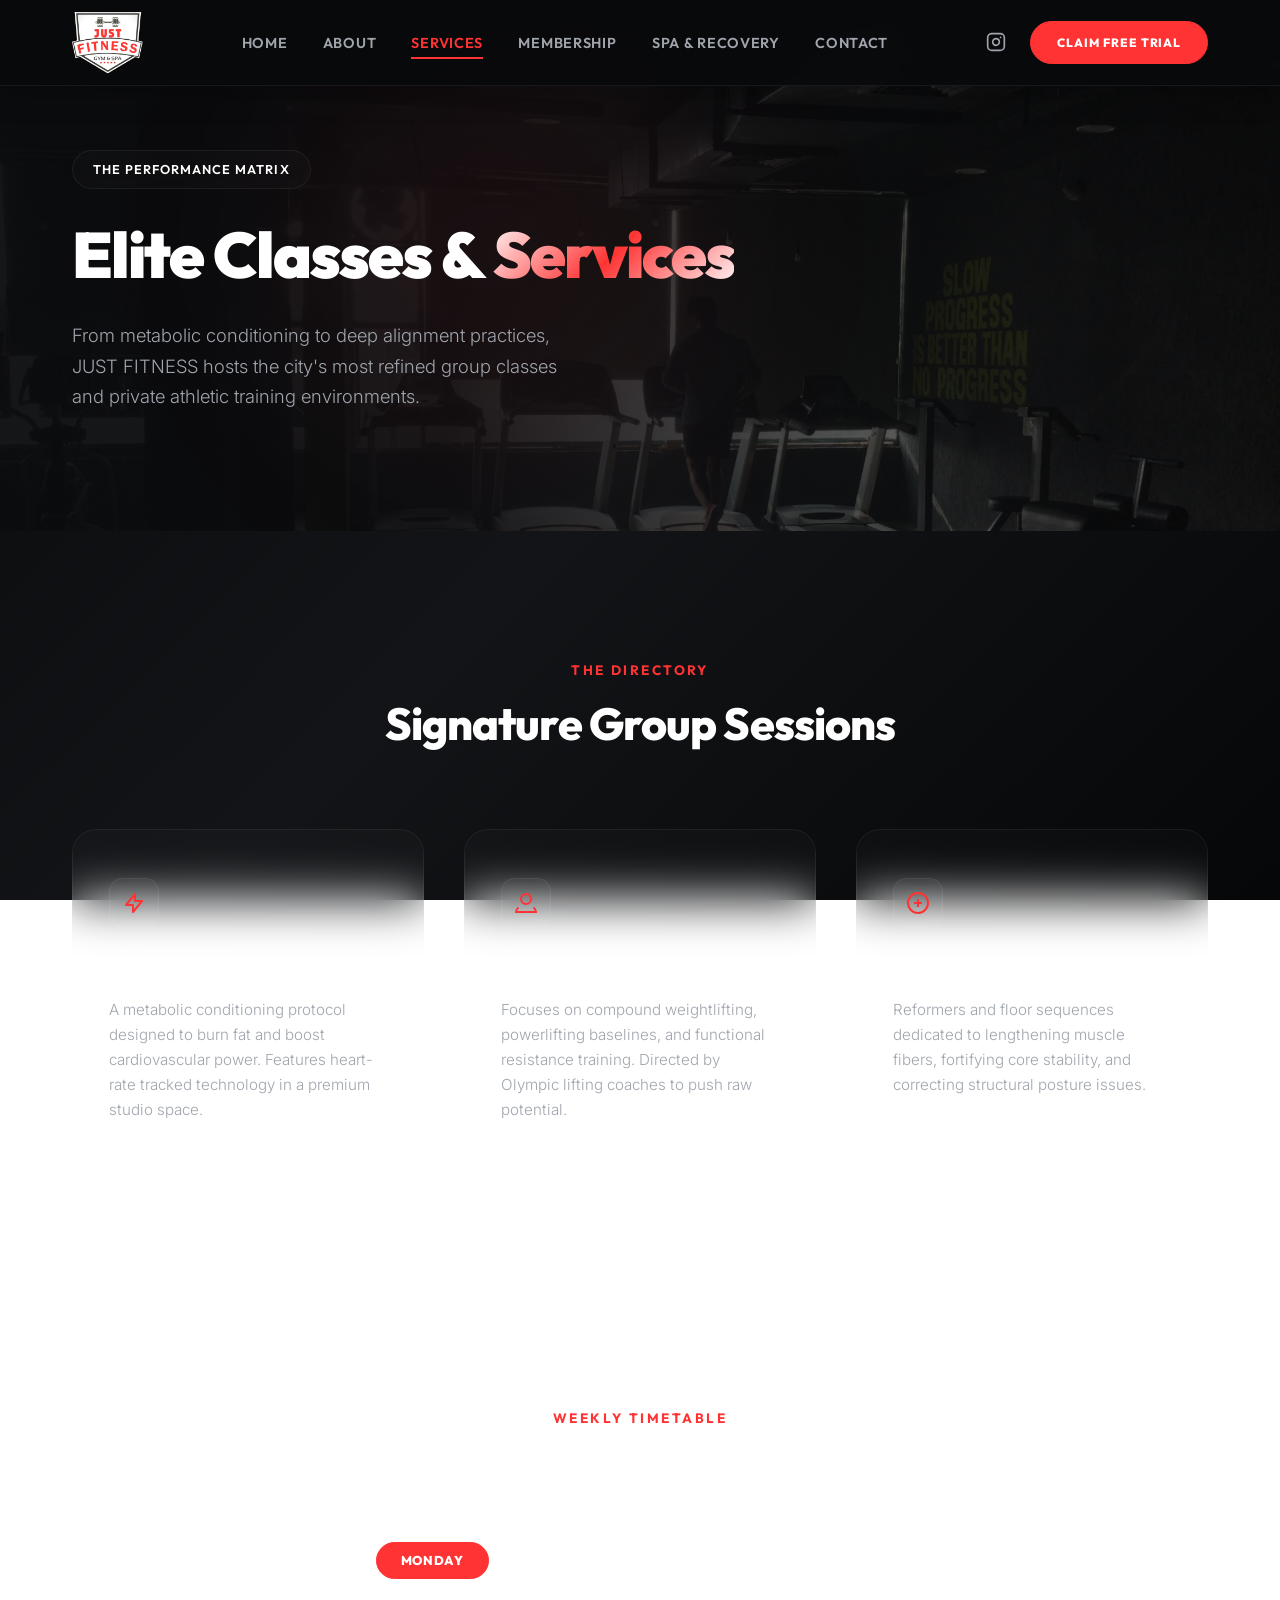
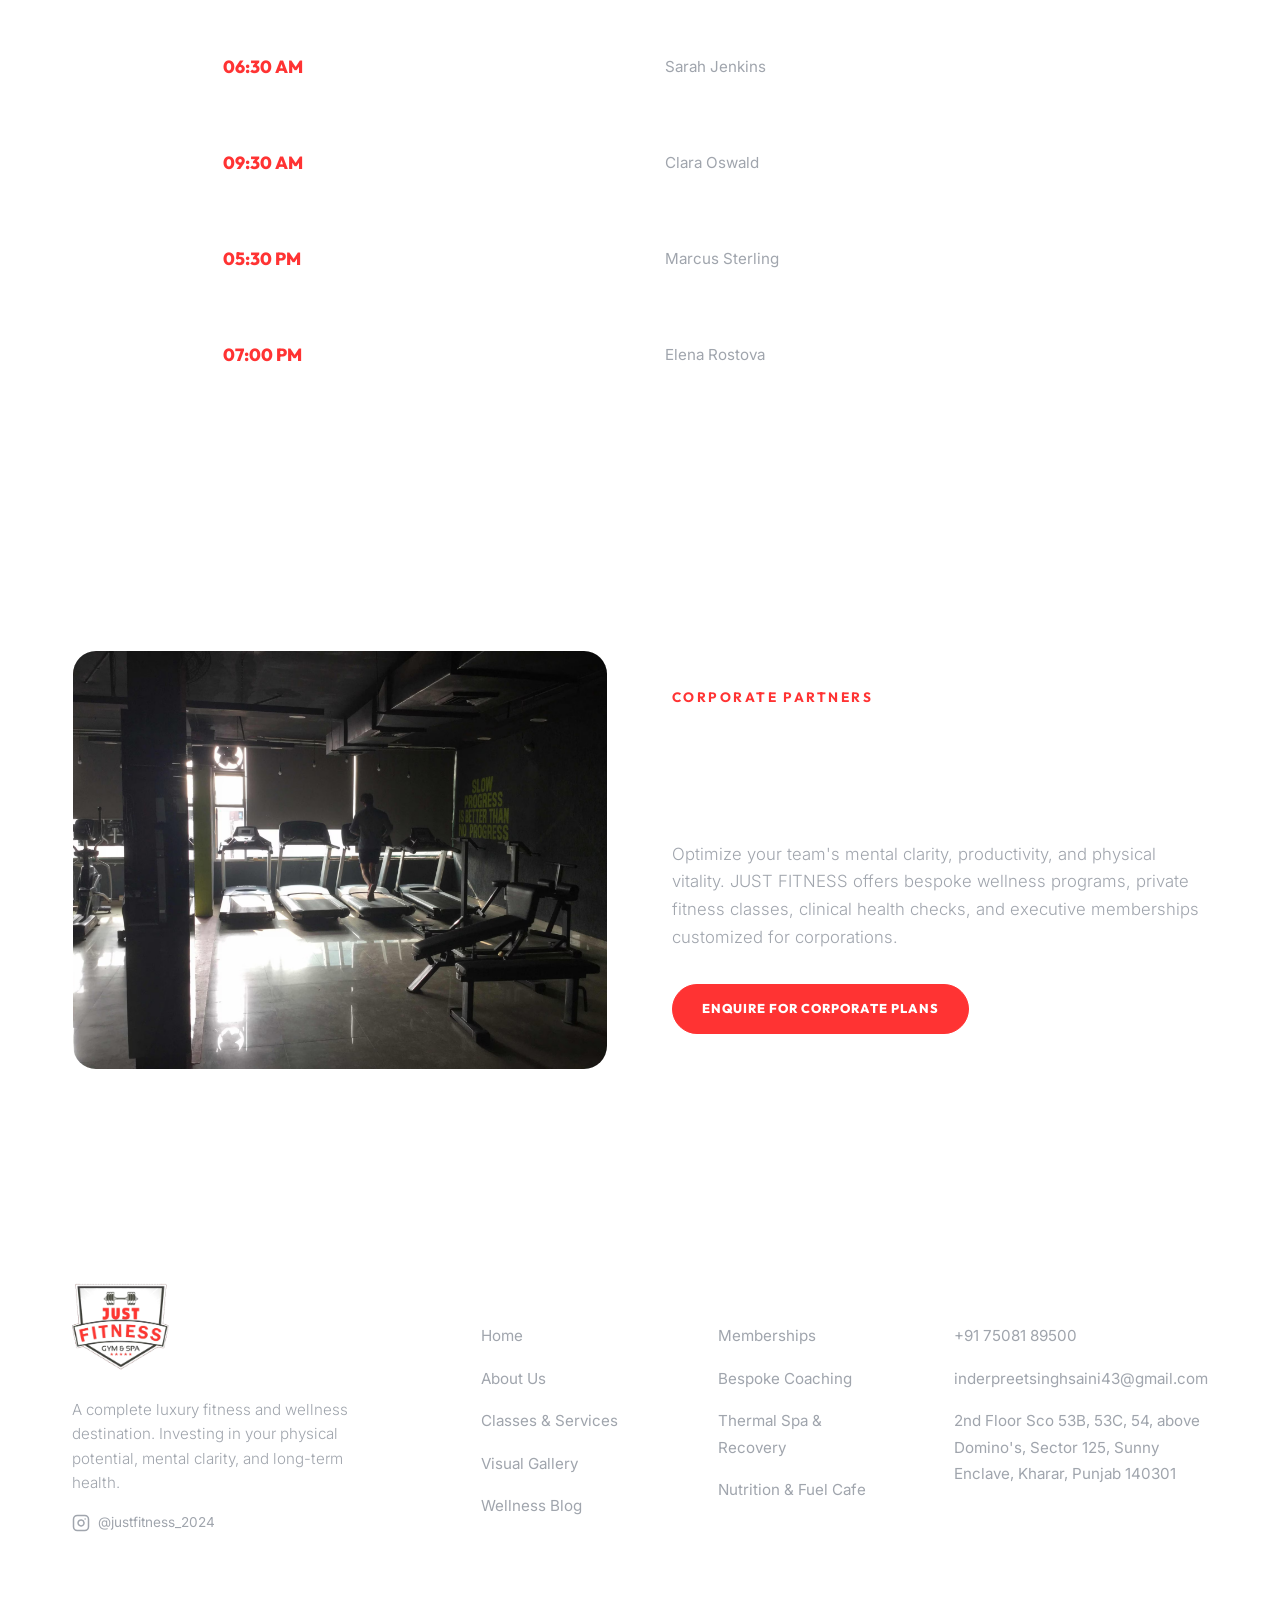
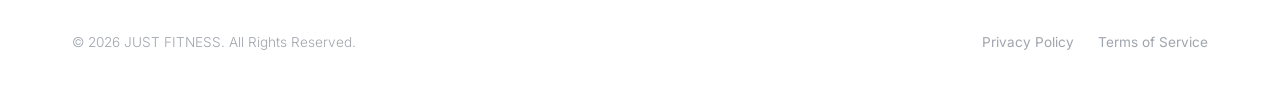
<file: services.html>
<!DOCTYPE html>
<html lang="en">
<head>
  <meta charset="UTF-8">
  <meta name="viewport" content="width=device-width, initial-scale=1.0">
  <title>Classes &amp; Services | High-Performance Training | JUST FITNESS</title>
  <meta name="description" content="Discover premium group classes and elite services at JUST FITNESS, including strength training, HIIT, recovery treatments, and personalized sports nutrition.">
  
  <!-- CSS -->
  <link rel="stylesheet" href="css/style.css">
  
  <!-- JS -->
  <script src="js/main.js" defer></script>
</head>
<body class="page-theme-fitness">

  <!-- Global Header -->
  <header id="global-header"></header>

  <!-- Hero Header -->
  <section class="hero hero-services" style="min-height: 50vh; padding-top: 150px; padding-bottom: 5rem;">
    <div class="hero-glow-1"></div>
    <div class="container">
      <div class="hero-content" style="max-width: 800px;">
        <span class="hero-tag">THE PERFORMANCE MATRIX</span>
        <h1 style="font-size: 4rem;">Elite Classes &amp; <span>Services</span></h1>
        <p>From metabolic conditioning to deep alignment practices, JUST FITNESS hosts the city's most refined group classes and private athletic training environments.</p>
      </div>
    </div>
  </section>

  <!-- Class Directory Section -->
  <section class="section-padding">
    <div class="container">
      <div class="section-header">
        <span class="section-subtitle">THE DIRECTORY</span>
        <h2 class="section-title">Signature Group Sessions</h2>
      </div>
      
      <div class="grid-3" style="margin-top: 4rem;">
        
        <!-- Class 1 -->
        <div class="feature-card">
          <div class="feature-icon-wrapper">
            <svg width="24" height="24" fill="none" viewBox="0 0 24 24" xmlns="http://www.w3.org/2000/svg">
              <path d="M13 10V3L4 14h7v7l9-11h-7z" stroke="currentColor" stroke-width="2" stroke-linecap="round" stroke-linejoin="round"/>
            </svg>
          </div>
          <h3 class="feature-title">Metabolic Power</h3>
          <p class="feature-desc" style="margin-bottom: 1.5rem;">A metabolic conditioning protocol designed to burn fat and boost cardiovascular power. Features heart-rate tracked technology in a premium studio space.</p>
          <a href="contact.html" class="btn btn-secondary" style="width: 100%;">Book Class Session</a>
        </div>

        <!-- Class 2 -->
        <div class="feature-card">
          <div class="feature-icon-wrapper">
            <svg width="24" height="24" fill="none" viewBox="0 0 24 24" xmlns="http://www.w3.org/2000/svg">
              <path d="M4.5 16.5c-1.5 1.25-2.5 3-2.5 4.5h20c0-1.5-1-3.25-2.5-4.5" stroke="currentColor" stroke-width="2"/>
              <circle cx="12" cy="8" r="5" stroke="currentColor" stroke-width="2"/>
            </svg>
          </div>
          <h3 class="feature-title">Athletic Strength</h3>
          <p class="feature-desc" style="margin-bottom: 1.5rem;">Focuses on compound weightlifting, powerlifting baselines, and functional resistance training. Directed by Olympic lifting coaches to push raw potential.</p>
          <a href="contact.html" class="btn btn-secondary" style="width: 100%;">Book Class Session</a>
        </div>

        <!-- Class 3 -->
        <div class="feature-card">
          <div class="feature-icon-wrapper">
            <svg width="24" height="24" fill="none" viewBox="0 0 24 24" xmlns="http://www.w3.org/2000/svg">
              <circle cx="12" cy="12" r="10" stroke="currentColor" stroke-width="2"/>
              <path d="M8 12h8M12 8v8" stroke="currentColor" stroke-width="2"/>
            </svg>
          </div>
          <h3 class="feature-title">Precision Pilates</h3>
          <p class="feature-desc" style="margin-bottom: 1.5rem;">Reformers and floor sequences dedicated to lengthening muscle fibers, fortifying core stability, and correcting structural posture issues.</p>
          <a href="contact.html" class="btn btn-secondary" style="width: 100%;">Book Class Session</a>
        </div>

      </div>

      <!-- Class Schedule Timetable Widget -->
      <div style="margin-top: 5rem; border-top: 1px solid var(--border-glass); padding-top: 5rem;">
        <div class="section-header" style="margin-bottom: 3.5rem;">
          <span class="section-subtitle">WEEKLY TIMETABLE</span>
          <h2 class="section-title" style="font-size: 2.2rem;">Group Class Schedule</h2>
        </div>

        <!-- Timetable Tab Selectors -->
        <div style="display: flex; justify-content: center; gap: 1rem; margin-bottom: 3rem; flex-wrap: wrap;">
          <button class="timetable-tab-btn active" style="background: var(--glass-bg); border: 1px solid var(--border-glass); color: var(--text-white); padding: 0.6rem 1.5rem; border-radius: 50px; cursor: pointer; font-family: var(--font-heading); font-weight: 800; font-size: 0.8rem; text-transform: uppercase; letter-spacing: 0.05em; transition: var(--transition-fast);">Monday</button>
          <button class="timetable-tab-btn" style="background: var(--glass-bg); border: 1px solid var(--border-glass); color: var(--text-white); padding: 0.6rem 1.5rem; border-radius: 50px; cursor: pointer; font-family: var(--font-heading); font-weight: 800; font-size: 0.8rem; text-transform: uppercase; letter-spacing: 0.05em; transition: var(--transition-fast);">Wednesday</button>
          <button class="timetable-tab-btn" style="background: var(--glass-bg); border: 1px solid var(--border-glass); color: var(--text-white); padding: 0.6rem 1.5rem; border-radius: 50px; cursor: pointer; font-family: var(--font-heading); font-weight: 800; font-size: 0.8rem; text-transform: uppercase; letter-spacing: 0.05em; transition: var(--transition-fast);">Friday</button>
          <button class="timetable-tab-btn" style="background: var(--glass-bg); border: 1px solid var(--border-glass); color: var(--text-white); padding: 0.6rem 1.5rem; border-radius: 50px; cursor: pointer; font-family: var(--font-heading); font-weight: 800; font-size: 0.8rem; text-transform: uppercase; letter-spacing: 0.05em; transition: var(--transition-fast);">Saturday</button>
        </div>

        <!-- Custom Styles for timetable tabs -->
        <style>
          .timetable-tab-btn.active {
            background-color: var(--accent-red) !important;
            border-color: var(--accent-red) !important;
          }
          .timetable-grid {
            display: none;
            flex-direction: column;
            gap: 1rem;
            max-width: 900px;
            margin: 0 auto;
          }
          .timetable-grid.active {
            display: flex;
          }
          .timetable-row {
            display: grid;
            grid-template-columns: 1.5fr 3fr 2fr 2fr;
            align-items: center;
            background: var(--glass-bg);
            border: 1px solid var(--border-glass);
            padding: 1.25rem 2rem;
            border-radius: 16px;
            transition: var(--transition-smooth);
          }
          .timetable-row:hover {
            border-color: var(--accent-red);
            background: var(--glass-bg-hover);
          }
          .time-slot {
            font-family: var(--font-heading);
            font-size: 1.1rem;
            font-weight: 800;
            color: var(--accent-red);
          }
          .class-name {
            font-family: var(--font-heading);
            font-size: 1.15rem;
            font-weight: 800;
            color: var(--text-white);
          }
          .coach-name {
            font-size: 0.95rem;
            color: var(--text-secondary);
          }
          @media (max-width: 768px) {
            .timetable-row {
              grid-template-columns: 1fr;
              gap: 0.5rem;
              text-align: center;
              padding: 2rem;
            }
            .timetable-row .btn {
              margin-top: 1rem;
            }
          }
        </style>

        <!-- Monday Grid -->
        <div class="timetable-grid active">
          <div class="timetable-row">
            <div class="time-slot">06:30 AM</div>
            <div class="class-name">Metabolic Power (HIIT)</div>
            <div class="coach-name">Sarah Jenkins</div>
            <a href="contact.html" class="btn btn-secondary" style="font-size: 0.75rem; padding: 0.5rem 1.2rem;">Reserve Spot</a>
          </div>
          <div class="timetable-row">
            <div class="time-slot">09:30 AM</div>
            <div class="class-name">Precision Pilates</div>
            <div class="coach-name">Clara Oswald</div>
            <a href="contact.html" class="btn btn-secondary" style="font-size: 0.75rem; padding: 0.5rem 1.2rem;">Reserve Spot</a>
          </div>
          <div class="timetable-row">
            <div class="time-slot">05:30 PM</div>
            <div class="class-name">Athletic Strength Lifting</div>
            <div class="coach-name">Marcus Sterling</div>
            <a href="contact.html" class="btn btn-secondary" style="font-size: 0.75rem; padding: 0.5rem 1.2rem;">Reserve Spot</a>
          </div>
          <div class="timetable-row">
            <div class="time-slot">07:00 PM</div>
            <div class="class-name">Zumba Dance Blast</div>
            <div class="coach-name">Elena Rostova</div>
            <a href="contact.html" class="btn btn-secondary" style="font-size: 0.75rem; padding: 0.5rem 1.2rem;">Reserve Spot</a>
          </div>
        </div>

        <!-- Wednesday Grid -->
        <div class="timetable-grid">
          <div class="timetable-row">
            <div class="time-slot">06:30 AM</div>
            <div class="class-name">MMA Combat Training</div>
            <div class="coach-name">Marcus Sterling</div>
            <a href="contact.html" class="btn btn-secondary" style="font-size: 0.75rem; padding: 0.5rem 1.2rem;">Reserve Spot</a>
          </div>
          <div class="timetable-row">
            <div class="time-slot">10:00 AM</div>
            <div class="class-name">Core Blast Aerobics</div>
            <div class="coach-name">Sarah Jenkins</div>
            <a href="contact.html" class="btn btn-secondary" style="font-size: 0.75rem; padding: 0.5rem 1.2rem;">Reserve Spot</a>
          </div>
          <div class="timetable-row">
            <div class="time-slot">05:30 PM</div>
            <div class="class-name">Metabolic Power (HIIT)</div>
            <div class="coach-name">Sarah Jenkins</div>
            <a href="contact.html" class="btn btn-secondary" style="font-size: 0.75rem; padding: 0.5rem 1.2rem;">Reserve Spot</a>
          </div>
        </div>

        <!-- Friday Grid -->
        <div class="timetable-grid">
          <div class="timetable-row">
            <div class="time-slot">07:00 AM</div>
            <div class="class-name">Precision Pilates</div>
            <div class="coach-name">Clara Oswald</div>
            <a href="contact.html" class="btn btn-secondary" style="font-size: 0.75rem; padding: 0.5rem 1.2rem;">Reserve Spot</a>
          </div>
          <div class="timetable-row">
            <div class="time-slot">09:30 AM</div>
            <div class="class-name">Athletic Strength Lifting</div>
            <div class="coach-name">Jordan Vance</div>
            <a href="contact.html" class="btn btn-secondary" style="font-size: 0.75rem; padding: 0.5rem 1.2rem;">Reserve Spot</a>
          </div>
          <div class="timetable-row">
            <div class="time-slot">06:30 PM</div>
            <div class="class-name">Zumba Dance Blast</div>
            <div class="coach-name">Elena Rostova</div>
            <a href="contact.html" class="btn btn-secondary" style="font-size: 0.75rem; padding: 0.5rem 1.2rem;">Reserve Spot</a>
          </div>
        </div>

        <!-- Saturday Grid -->
        <div class="timetable-grid">
          <div class="timetable-row">
            <div class="time-slot">08:00 AM</div>
            <div class="class-name">Olympic Lifting Masterclass</div>
            <div class="coach-name">Marcus Sterling</div>
            <a href="contact.html" class="btn btn-secondary" style="font-size: 0.75rem; padding: 0.5rem 1.2rem;">Reserve Spot</a>
          </div>
          <div class="timetable-row">
            <div class="time-slot">10:30 AM</div>
            <div class="class-name">MMA Combat Training</div>
            <div class="coach-name">Jordan Vance</div>
            <a href="contact.html" class="btn btn-secondary" style="font-size: 0.75rem; padding: 0.5rem 1.2rem;">Reserve Spot</a>
          </div>
        </div>

      </div>

    </div>
  </section>

  <!-- Corporate Programs -->
  <section class="section-padding" style="background: rgba(255, 255, 255, 0.025);">
    <div class="container grid-2">
      <div>
        <div style="position: relative; border-radius: 24px; overflow: hidden; border: 1px solid var(--border-light); height: 420px;">
          <img src="assets/gym4.avif" alt="Corporate Wellness Space" style="width: 100%; height: 100%; object-fit: cover;">
        </div>
      </div>
      <div>
        <span class="section-subtitle" style="text-align: left;">CORPORATE PARTNERS</span>
        <h2 style="font-size: 2.5rem; margin-bottom: 1.5rem;">Corporate Wellness Concierge</h2>
        <p style="font-size: 1.05rem; color: var(--text-secondary); margin-bottom: 2rem;">Optimize your team's mental clarity, productivity, and physical vitality. JUST FITNESS offers bespoke wellness programs, private fitness classes, clinical health checks, and executive memberships customized for corporations.</p>
        <a href="contact.html" class="btn btn-primary">Enquire for Corporate Plans</a>
      </div>
    </div>
  </section>

  <!-- Global Footer -->
  <footer id="global-footer"></footer>

</body>
</html>
</file>
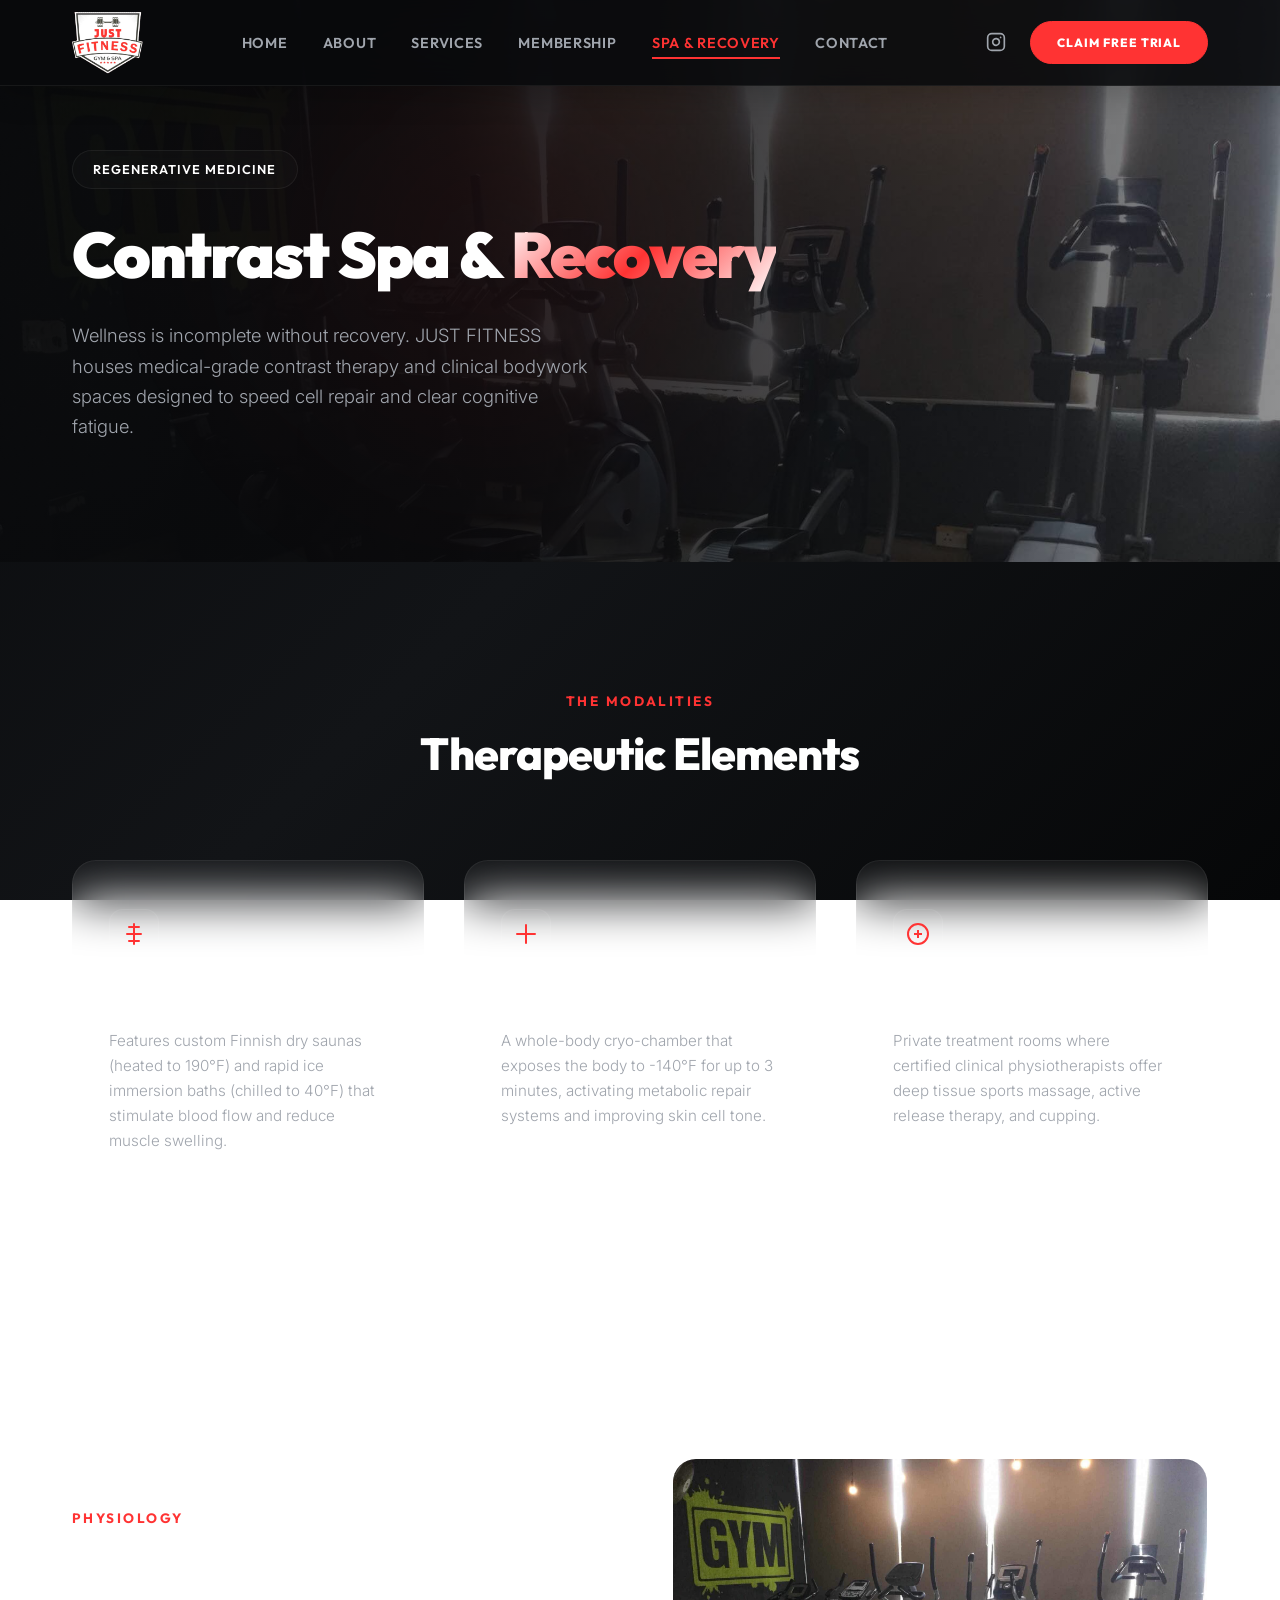
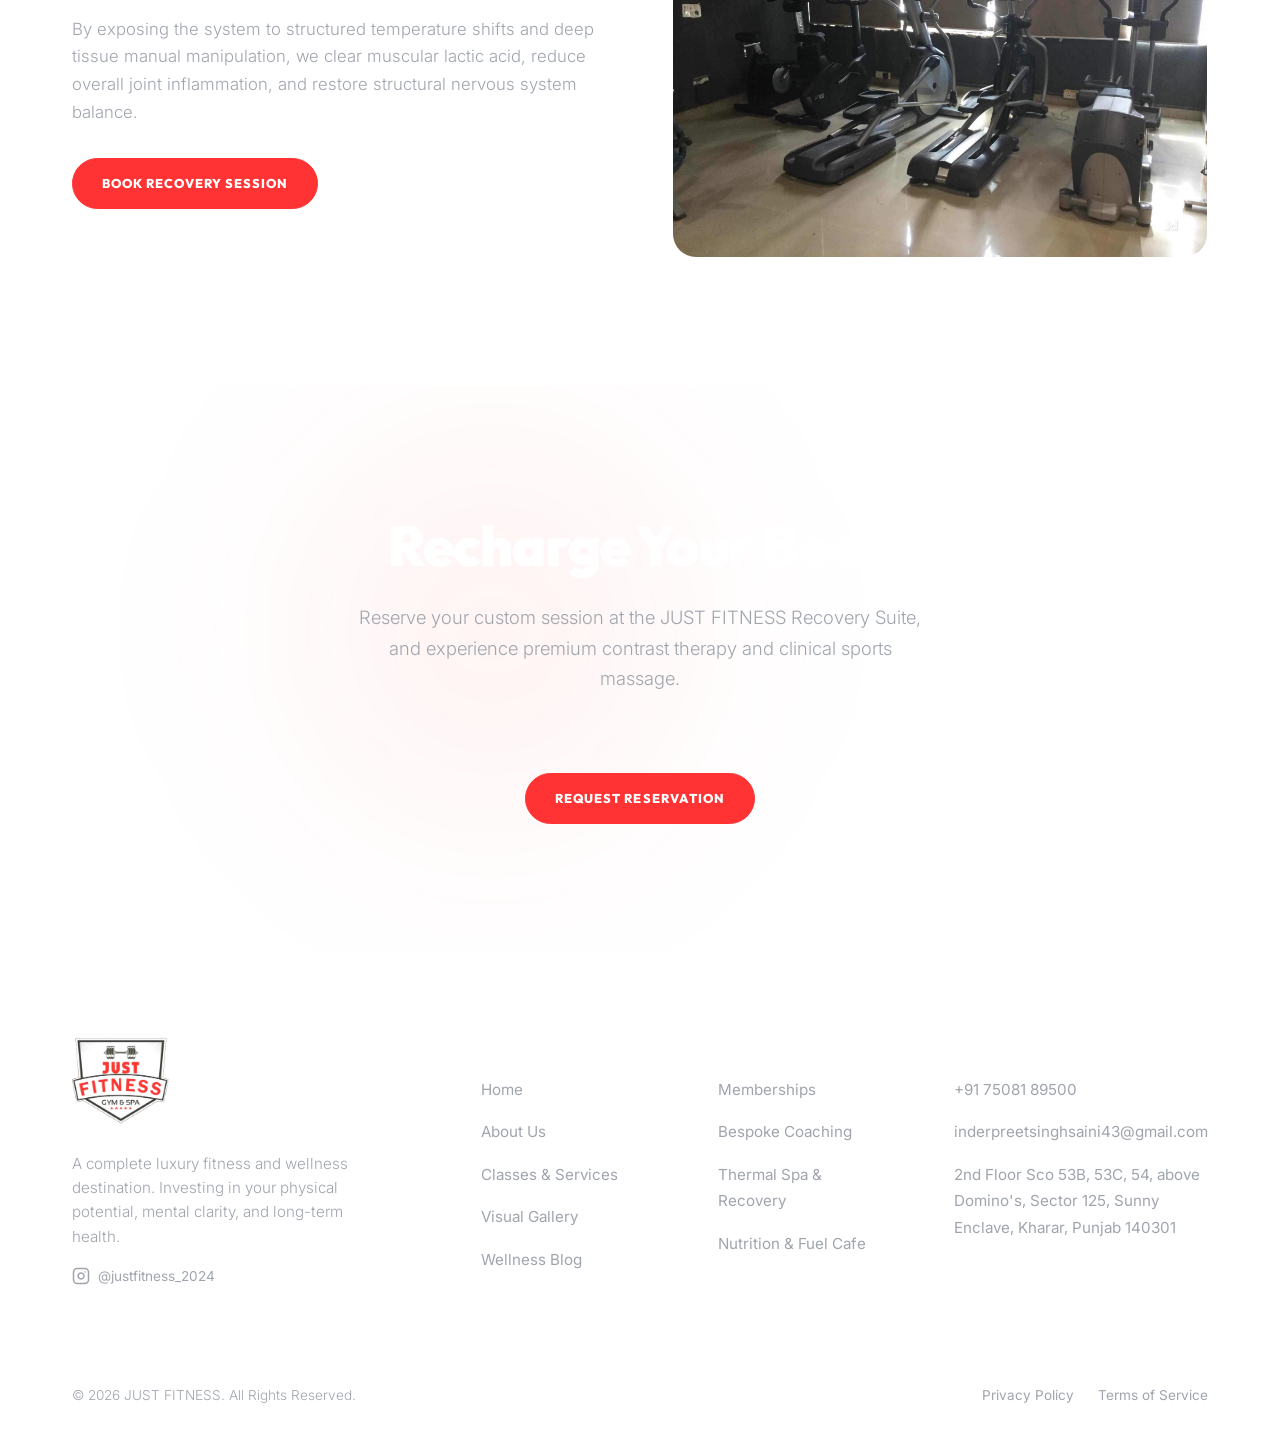
<file: spa-recovery.html>
<!DOCTYPE html>
<html lang="en">
<head>
  <meta charset="UTF-8">
  <meta name="viewport" content="width=device-width, initial-scale=1.0">
  <title>Spa &amp; Recovery Center | Contrast Therapy | JUST FITNESS</title>
  <meta name="description" content="Recharge at JUST FITNESS's premium wellness spa and recovery center. Discover dry saunas, steam rooms, jacuzzis, cryotherapy, ice baths, and sports massage.">
  
  <!-- CSS -->
  <link rel="stylesheet" href="css/style.css">
  
  <!-- JS -->
  <script src="js/main.js" defer></script>
</head>
<body class="page-theme-recovery">

  <!-- Global Header -->
  <header id="global-header"></header>

  <!-- Hero Header -->
  <section class="hero hero-spa" style="min-height: 50vh; padding-top: 150px; padding-bottom: 5rem;">
    <div class="hero-glow-1"></div>
    <div class="container">
      <div class="hero-content" style="max-width: 800px;">
        <span class="hero-tag">REGENERATIVE MEDICINE</span>
        <h1 style="font-size: 4rem;">Contrast Spa &amp; <span>Recovery</span></h1>
        <p>Wellness is incomplete without recovery. JUST FITNESS houses medical-grade contrast therapy and clinical bodywork spaces designed to speed cell repair and clear cognitive fatigue.</p>
      </div>
    </div>
  </section>

  <!-- Facilities Spotlight -->
  <section class="section-padding">
    <div class="container">
      <div class="section-header">
        <span class="section-subtitle">THE MODALITIES</span>
        <h2 class="section-title">Therapeutic Elements</h2>
      </div>
      
      <div class="grid-3" style="margin-top: 4rem;">
        
        <!-- Spa 1 -->
        <div class="feature-card">
          <div class="feature-icon-wrapper">
            <svg width="24" height="24" fill="none" viewBox="0 0 24 24" xmlns="http://www.w3.org/2000/svg">
              <path d="M12 2v20M17 5H7M19 12H5M17 19H7" stroke="currentColor" stroke-width="2" stroke-linecap="round"/>
            </svg>
          </div>
          <h3 class="feature-title">Contrast Suite</h3>
          <p class="feature-desc">Features custom Finnish dry saunas (heated to 190°F) and rapid ice immersion baths (chilled to 40°F) that stimulate blood flow and reduce muscle swelling.</p>
        </div>

        <!-- Spa 2 -->
        <div class="feature-card">
          <div class="feature-icon-wrapper">
            <svg width="24" height="24" fill="none" viewBox="0 0 24 24" xmlns="http://www.w3.org/2000/svg">
              <path d="M12 3v18M3 12h18" stroke="currentColor" stroke-width="2" stroke-linecap="round"/>
            </svg>
          </div>
          <h3 class="feature-title">Cryotherapy Chamber</h3>
          <p class="feature-desc">A whole-body cryo-chamber that exposes the body to -140°F for up to 3 minutes, activating metabolic repair systems and improving skin cell tone.</p>
        </div>

        <!-- Spa 3 -->
        <div class="feature-card">
          <div class="feature-icon-wrapper">
            <svg width="24" height="24" fill="none" viewBox="0 0 24 24" xmlns="http://www.w3.org/2000/svg">
              <circle cx="12" cy="12" r="10" stroke="currentColor" stroke-width="2"/>
              <path d="M12 8v8M8 12h8" stroke="currentColor" stroke-width="2"/>
            </svg>
          </div>
          <h3 class="feature-title">Sports Bodywork</h3>
          <p class="feature-desc">Private treatment rooms where certified clinical physiotherapists offer deep tissue sports massage, active release therapy, and cupping.</p>
        </div>

      </div>
    </div>
  </section>

  <!-- Detailed Image Break -->
  <section class="section-padding" style="background: rgba(255, 255, 255, 0.025);">
    <div class="container grid-2">
      <div>
        <span class="section-subtitle" style="text-align: left;">PHYSIOLOGY</span>
        <h2 style="font-size: 2.5rem; margin-bottom: 1.5rem;">Scientific Cell Regeneration</h2>
        <p style="font-size: 1.05rem; color: var(--text-secondary); margin-bottom: 2rem;">By exposing the system to structured temperature shifts and deep tissue manual manipulation, we clear muscular lactic acid, reduce overall joint inflammation, and restore structural nervous system balance.</p>
        <a href="contact.html" class="btn btn-primary">Book Recovery Session</a>
      </div>
      <div>
        <div style="position: relative; border-radius: 24px; overflow: hidden; border: 1px solid var(--border-light); height: 400px;">
          <img src="assets/eqip3.jpg" alt="JUST FITNESS Recovery Modalities" style="width: 100%; height: 100%; object-fit: cover;">
        </div>
      </div>
    </div>
  </section>

  <!-- Final Invitation -->
  <section class="section-padding final-cta">
    <div class="hero-glow-1"></div>
    <div class="container final-cta-content">
      <h2>Recharge Your Body</h2>
      <p>Reserve your custom session at the JUST FITNESS Recovery Suite, and experience premium contrast therapy and clinical sports massage.</p>
      <a href="contact.html" class="btn btn-primary" style="margin-top: 2rem;">Request Reservation</a>
    </div>
  </section>

  <!-- Global Footer -->
  <footer id="global-footer"></footer>

</body>
</html>
</file>
<file: css/style.css>
/* Google Fonts: Outfit for Headings, Inter for Body */
@import url('https://fonts.googleapis.com/css2?family=Inter:wght@300;400;500;600&family=Outfit:wght@300;400;500;600;700;800;900&display=swap');

:root {
  /* Logo Color Scheme: Vibrant Red, Deep Charcoal/Black, and White */
  --bg-gradient: linear-gradient(135deg, #090a0c 0%, #121417 50%, #060708 100%);
  --bg-primary: #090a0c;
  --bg-secondary: rgba(255, 255, 255, 0.02); 
  
  --text-primary: #ffffff; /* High contrast white for dark backgrounds */
  --text-secondary: #a0a5ad; /* Muted silver-grey */
  --text-white: #ffffff;
  
  /* Brand Accent: Vibrant Athletic Red from Logo */
  --accent-red: #ff3333;
  --accent-red-glow: radial-gradient(circle, rgba(255, 51, 51, 0.25) 0%, rgba(255, 51, 51, 0) 70%);
  --accent-red-text: #ff3333;
  
  --border-light: rgba(255, 255, 255, 0.05);
  --border-glass: rgba(255, 255, 255, 0.06);
  --border-red: rgba(255, 51, 51, 0.15);

  /* Luxury Dark Glass Palette */
  --glass-bg: rgba(255, 255, 255, 0.02);
  --glass-bg-hover: rgba(255, 255, 255, 0.04);
  --glass-blur: blur(24px);

  /* Fonts */
  --font-heading: 'Outfit', sans-serif;
  --font-body: 'Inter', sans-serif;
  
  /* Transitions */
  --transition-smooth: all 0.4s cubic-bezier(0.16, 1, 0.3, 1);
  --transition-fast: all 0.2s ease;
}

/* Page Themes reset globally to Dark Mode */
.page-theme-general, 
.page-theme-fitness, 
.page-theme-recovery, 
.page-theme-nutrition, 
.page-theme-about {
  background: var(--bg-gradient) no-repeat fixed;
  background-size: cover;
}

/* Global Reset */
*, *::before, *::after {
  box-sizing: border-box;
  margin: 0;
  padding: 0;
}

html {
  scroll-behavior: smooth;
  font-size: 16px;
  background: var(--bg-gradient) no-repeat fixed;
  background-size: cover;
  color: var(--text-primary);
  min-height: 100vh;
}

body {
  font-family: var(--font-body);
  line-height: 1.65;
  overflow-x: hidden;
  -webkit-font-smoothing: antialiased;
  background: transparent;
}

/* Typography */
h1, h2, h3, h4, h5, h6 {
  font-family: var(--font-heading);
  font-weight: 800;
  letter-spacing: -0.02em;
  line-height: 1.15;
  color: var(--text-primary);
}

p {
  color: var(--text-secondary);
  font-weight: 300;
}

a {
  color: inherit;
  text-decoration: none;
  transition: var(--transition-fast);
}

/* Helper Layout Classes */
.container {
  width: 100%;
  max-width: 1200px;
  margin: 0 auto;
  padding: 0 2rem;
}

.section-padding {
  padding: 8rem 0;
}

.grid-2 {
  display: grid;
  grid-template-columns: repeat(2, 1fr);
  gap: 4rem;
  align-items: center;
}

.grid-3 {
  display: grid;
  grid-template-columns: repeat(3, 1fr);
  gap: 2.5rem;
}

.grid-4 {
  display: grid;
  grid-template-columns: repeat(4, 1fr);
  gap: 2rem;
}

@media (max-width: 992px) {
  .grid-3, .grid-4 {
    grid-template-columns: repeat(2, 1fr);
  }
  .grid-2 {
    grid-template-columns: 1fr;
    gap: 3rem;
  }
}

@media (max-width: 576px) {
  .grid-3, .grid-4, .grid-2 {
    grid-template-columns: 1fr;
  }
  .container {
    padding: 0 1.25rem;
  }
  .section-padding {
    padding: 5rem 0;
  }
}

/* Header & Navigation */
header {
  position: fixed;
  top: 0;
  left: 0;
  width: 100%;
  z-index: 1000;
  background: rgba(9, 10, 12, 0.88); /* Sleek translucent dark header */
  backdrop-filter: var(--glass-blur);
  -webkit-backdrop-filter: var(--glass-blur);
  border-bottom: 1px solid var(--border-glass);
  box-shadow: 0 10px 30px rgba(0, 0, 0, 0.2);
  transition: var(--transition-smooth);
}

header.scrolled {
  background: rgba(6, 7, 8, 0.96);
  border-bottom: 1px solid var(--border-red);
}

.nav-container {
  display: flex;
  justify-content: space-between;
  align-items: center;
  height: 85px;
  transition: var(--transition-smooth);
}

header.scrolled .nav-container {
  height: 75px;
}

.logo {
  display: flex;
  align-items: center;
}

.logo img {
  height: 70px;
  width: auto;
  object-fit: contain;
  transition: var(--transition-smooth);
}

header.scrolled .logo img {
  height: 60px;
}

nav ul {
  display: flex;
  list-style: none;
  gap: 2.2rem;
  align-items: center;
}

nav ul li a {
  font-family: var(--font-heading);
  font-size: 0.9rem;
  font-weight: 600;
  letter-spacing: 0.05em;
  text-transform: uppercase;
  color: var(--text-secondary);
  position: relative;
  padding: 0.4rem 0;
}

nav ul li a::after {
  content: '';
  position: absolute;
  bottom: 0;
  left: 0;
  width: 0;
  height: 2px;
  background-color: var(--accent-red);
  transition: var(--transition-fast);
}

nav ul li a:hover, nav ul li a.active {
  color: var(--accent-red);
}

nav ul li a:hover::after, nav ul li a.active::after {
  width: 100%;
}

.nav-right {
  display: flex;
  align-items: center;
}

/* Buttons (Red & Black High contrast style) */
.btn {
  display: inline-flex;
  align-items: center;
  justify-content: center;
  font-family: var(--font-heading);
  font-size: 0.8rem;
  font-weight: 800;
  letter-spacing: 0.08em;
  text-transform: uppercase;
  padding: 0.85rem 1.8rem;
  border-radius: 50px;
  cursor: pointer;
  border: none;
  white-space: nowrap;
  transition: var(--transition-smooth);
}

.btn-primary {
  background-color: var(--accent-red);
  color: var(--text-white);
  border: 1px solid var(--accent-red);
}

.btn-primary:hover {
  background-color: transparent;
  color: var(--accent-red);
  transform: translateY(-2px);
  box-shadow: 0 10px 25px rgba(255, 51, 51, 0.15);
}

.btn-secondary {
  background-color: transparent;
  color: var(--text-white);
  border: 1px solid rgba(255, 255, 255, 0.2);
}

.btn-secondary:hover {
  background-color: var(--accent-red);
  color: var(--text-white);
  border-color: var(--accent-red);
  transform: translateY(-2px);
}

.btn-white {
  background-color: var(--accent-red);
  color: var(--text-white);
  border: 1px solid var(--accent-red);
}

.btn-white:hover {
  background-color: transparent;
  color: var(--accent-red);
  transform: translateY(-2px);
}

/* Mobile Menu Toggle */
.menu-toggle {
  display: none;
  flex-direction: column;
  gap: 6px;
  cursor: pointer;
  background: none;
  border: none;
  z-index: 1001;
}

.menu-toggle span {
  display: block;
  width: 25px;
  height: 2px;
  background-color: var(--text-white);
  transition: var(--transition-fast);
}

@media (max-width: 992px) {
  .menu-toggle {
    display: flex;
  }
  nav {
    position: fixed;
    top: 0;
    right: -100%;
    width: 300px;
    height: 100vh;
    background: rgba(9, 10, 12, 0.98);
    backdrop-filter: var(--glass-blur);
    box-shadow: -10px 0 30px rgba(0, 0, 0, 0.4);
    padding: 110px 30px 40px;
    transition: var(--transition-smooth);
    z-index: 999;
  }
  nav.active {
    right: 0;
  }
  nav ul {
    flex-direction: column;
    gap: 1.8rem;
    align-items: flex-start;
  }
  nav ul li a {
    font-size: 1.15rem;
  }
  .nav-right {
    display: none;
  }
}

/* Template Card Component (Red & Black Theme style) */
.luxury-card-container {
  display: grid;
  grid-template-columns: repeat(3, 1fr);
  gap: 2.5rem;
  padding: 2rem 0;
}

@media (max-width: 992px) {
  .luxury-card-container {
    grid-template-columns: 1fr;
    max-width: 480px;
    margin: 0 auto;
  }
}

.luxury-card {
  position: relative;
  border-radius: 32px;
  padding: 3.5rem 2.5rem;
  overflow: hidden;
  height: 620px;
  display: flex;
  flex-direction: column;
  justify-content: space-between;
  background: var(--glass-bg);
  border: 1px solid var(--border-glass);
  color: var(--text-white);
  transition: var(--transition-smooth);
  box-shadow: 0 15px 35px rgba(0, 0, 0, 0.15);
  cursor: pointer;
}

.luxury-card:hover {
  transform: translateY(-10px);
  border-color: var(--accent-red);
  box-shadow: 0 25px 50px rgba(255, 51, 51, 0.08);
}

/* Background blob overlay inside card */
.card-glow {
  position: absolute;
  top: -80px;
  right: -80px;
  width: 300px;
  height: 300px;
  border-radius: 50%;
  pointer-events: none;
  z-index: 1;
  background: var(--accent-red-glow);
  transition: var(--transition-smooth);
}

.luxury-card:hover .card-glow {
  transform: scale(1.25) translate(-10px, 10px);
}

/* Thin circular wireframe element */
.card-wireframe {
  position: absolute;
  top: 120px;
  left: -60px;
  width: 340px;
  height: 190px;
  border-radius: 50%;
  border: 1px solid rgba(255, 51, 51, 0.04);
  transform: rotate(-15deg);
  pointer-events: none;
  z-index: 1;
  transition: var(--transition-smooth);
}

.luxury-card:hover .card-wireframe {
  transform: rotate(-25deg) scale(1.08);
  border-color: rgba(255, 51, 51, 0.15);
}

/* Card highlights */
.luxury-card .card-title {
  color: var(--text-white);
}
.luxury-card .card-num {
  color: var(--accent-red);
}
.luxury-card .card-body-text {
  color: var(--text-secondary);
}
.luxury-card:hover .card-body-text {
  color: var(--text-primary);
}
.luxury-card .chevron-icon {
  fill: var(--text-secondary);
  transition: var(--transition-fast);
}
.luxury-card:hover .chevron-icon {
  fill: var(--accent-red);
}

/* Card Content Structure */
.card-top {
  position: relative;
  z-index: 2;
}

.card-title {
  font-size: 3.5rem;
  font-weight: 800;
  line-height: 0.95;
  letter-spacing: -0.04em;
  margin-bottom: 2rem;
}

.card-content {
  position: relative;
  z-index: 2;
  display: flex;
  flex-direction: column;
  gap: 1.5rem;
  margin-bottom: auto;
}

.card-item {
  display: flex;
  gap: 1rem;
  align-items: flex-start;
}

.card-num {
  font-family: var(--font-heading);
  font-weight: 800;
  font-size: 1.15rem;
  line-height: 1.4;
}

.card-body-text {
  font-size: 0.95rem;
  font-weight: 500;
  line-height: 1.4;
  opacity: 0.85;
}

.card-bottom {
  position: relative;
  z-index: 2;
  display: flex;
  justify-content: space-between;
  align-items: flex-end;
  border-top: 1px solid var(--border-glass);
  padding-top: 2rem;
}

.card-action-text {
  font-size: 0.8rem;
  font-weight: 700;
  letter-spacing: 0.05em;
  text-transform: uppercase;
  line-height: 1.2;
}

.card-action-sub {
  font-size: 0.75rem;
  opacity: 0.7;
  margin-top: 0.2rem;
}

.card-chevron-container {
  display: flex;
  align-items: center;
  justify-content: center;
  transition: var(--transition-smooth);
}

.luxury-card:hover .card-chevron-container {
  transform: translate(5px, 0);
}

.chevron-icon {
  width: 24px;
  height: 24px;
}

/* SECTION HEADER */
.section-header {
  text-align: center;
  max-width: 700px;
  margin: 0 auto 5rem;
}

.section-subtitle {
  font-family: var(--font-heading);
  font-weight: 700;
  font-size: 0.85rem;
  letter-spacing: 0.18em;
  text-transform: uppercase;
  color: var(--accent-red);
  margin-bottom: 1rem;
  display: block;
}

.section-title {
  font-size: 2.8rem;
  font-weight: 800;
  letter-spacing: -0.02em;
  color: var(--text-primary);
}

/* Hero Section */
.hero {
  min-height: 100vh;
  padding-top: 150px;
  padding-bottom: 6rem;
  display: flex;
  align-items: center;
  position: relative;
  overflow: hidden;
}

.hero-home {
  background: linear-gradient(to right, rgba(9, 10, 12, 0.95) 35%, rgba(9, 10, 12, 0.25) 100%), url('../assets/home.avif') no-repeat center center / cover;
  background-attachment: fixed;
}

.hero-about {
  background: linear-gradient(to right, rgba(9, 10, 12, 0.95) 35%, rgba(9, 10, 12, 0.45) 100%), url('../assets/gym1.avif') no-repeat center center / cover;
  background-attachment: fixed;
}

.hero-services {
  background: linear-gradient(to right, rgba(9, 10, 12, 0.95) 35%, rgba(9, 10, 12, 0.45) 100%), url('../assets/gym4.avif') no-repeat center center / cover;
  background-attachment: fixed;
}

.hero-membership {
  background: linear-gradient(to right, rgba(9, 10, 12, 0.95) 35%, rgba(9, 10, 12, 0.45) 100%), url('../assets/just-fitness.avif') no-repeat center center / cover;
  background-attachment: fixed;
}

.hero-spa {
  background: linear-gradient(to right, rgba(9, 10, 12, 0.95) 35%, rgba(9, 10, 12, 0.45) 100%), url('../assets/eqip3.jpg') no-repeat center center / cover;
  background-attachment: fixed;
}

.hero-nutrition {
  background: linear-gradient(to right, rgba(9, 10, 12, 0.95) 35%, rgba(9, 10, 12, 0.45) 100%), url('../assets/tool1.avif') no-repeat center center / cover;
  background-attachment: fixed;
}

.hero-coaching {
  background: linear-gradient(to right, rgba(9, 10, 12, 0.95) 35%, rgba(9, 10, 12, 0.45) 100%), url('../assets/eqip1.jpg') no-repeat center center / cover;
  background-attachment: fixed;
}

.hero-gallery {
  background: linear-gradient(to right, rgba(9, 10, 12, 0.95) 35%, rgba(9, 10, 12, 0.45) 100%), url('../assets/gym2.avif') no-repeat center center / cover;
  background-attachment: fixed;
}

.hero-blog {
  background: linear-gradient(to right, rgba(9, 10, 12, 0.95) 35%, rgba(9, 10, 12, 0.45) 100%), url('../assets/gym3.avif') no-repeat center center / cover;
  background-attachment: fixed;
}

.hero-contact {
  background: linear-gradient(to right, rgba(9, 10, 12, 0.95) 35%, rgba(9, 10, 12, 0.45) 100%), url('../assets/just-fitness.avif') no-repeat center center / cover;
  background-attachment: fixed;
}

/* Background Glowing Blobs (Red) */
.hero-glow-1 {
  position: absolute;
  top: -10%;
  left: 15%;
  width: 600px;
  height: 600px;
  border-radius: 50%;
  background: radial-gradient(circle, rgba(255, 51, 51, 0.08) 0%, rgba(0, 0, 0, 0) 70%);
  filter: blur(90px);
  pointer-events: none;
  animation: float-glow 12s infinite alternate;
  z-index: 0;
}

.hero-glow-2 {
  position: absolute;
  bottom: -10%;
  right: 10%;
  width: 650px;
  height: 650px;
  border-radius: 50%;
  background: radial-gradient(circle, rgba(255, 51, 51, 0.06) 0%, rgba(0, 0, 0, 0) 70%);
  filter: blur(90px);
  pointer-events: none;
  animation: float-glow 8s infinite alternate-reverse;
  z-index: 0;
}

.hero-content {
  position: relative;
  z-index: 10;
}

.hero-tag {
  display: inline-block;
  border: 1px solid var(--border-glass);
  padding: 0.5rem 1.25rem;
  border-radius: 50px;
  font-family: var(--font-heading);
  font-size: 0.8rem;
  font-weight: 600;
  letter-spacing: 0.08em;
  text-transform: uppercase;
  margin-bottom: 2rem;
  background: rgba(255, 255, 255, 0.02);
  backdrop-filter: var(--glass-blur);
}

.hero h1 {
  font-size: 4.5rem;
  font-weight: 900;
  line-height: 1.05;
  letter-spacing: -0.03em;
  margin-bottom: 2rem;
  color: var(--text-primary);
}

.hero h1 span {
  background: linear-gradient(135deg, #ffffff 0%, var(--accent-red) 50%, #ffffff 100%);
  -webkit-background-clip: text;
  -webkit-text-fill-color: transparent;
}

.hero p {
  font-size: 1.15rem;
  max-width: 520px;
  margin-bottom: 2.5rem;
  color: var(--text-secondary);
}

.hero-ctas {
  display: flex;
  gap: 1.5rem;
}

.hero-image-area {
  position: relative;
  height: 520px;
  display: flex;
  align-items: center;
  justify-content: center;
  z-index: 5;
}

.hero-image-wrapper {
  position: relative;
  width: 100%;
  height: 100%;
  border-radius: 28px;
  overflow: hidden;
  border: 1px solid var(--border-glass);
  box-shadow: 0 30px 60px rgba(0, 0, 0, 0.4);
}

.hero-img {
  width: 100%;
  height: 100%;
  object-fit: cover;
  opacity: 0.8;
}

/* Floating badge info on Hero */
.hero-badge {
  position: absolute;
  bottom: 40px;
  left: -30px;
  background: rgba(9, 10, 12, 0.85);
  backdrop-filter: var(--glass-blur);
  -webkit-backdrop-filter: var(--glass-blur);
  border: 1px solid var(--border-glass);
  border-radius: 20px;
  padding: 1.25rem 1.5rem;
  display: flex;
  align-items: center;
  gap: 1rem;
  z-index: 12;
  box-shadow: 0 15px 35px rgba(0, 0, 0, 0.3);
}

.hero-badge-icon {
  background: var(--accent-red);
  width: 40px;
  height: 40px;
  border-radius: 12px;
  display: flex;
  align-items: center;
  justify-content: center;
  color: var(--text-white);
}

.hero-badge-title {
  font-size: 1rem;
  font-weight: 800;
  color: var(--text-white);
}

.hero-badge-subtitle {
  font-size: 0.75rem;
  color: var(--text-secondary);
}

@media (max-width: 1200px) {
  .hero-badge {
    left: 20px;
  }
}

@media (max-width: 992px) {
  .hero {
    padding-top: 130px;
    padding-bottom: 4rem;
    min-height: auto;
  }
  .hero h1 {
    font-size: 3.5rem;
  }
  .hero-image-area {
    height: 380px;
    margin-top: 3rem;
  }
}

/* Stat Panel (Glassmorphic) */
.stats-bar {
  background: var(--glass-bg);
  backdrop-filter: var(--glass-blur);
  -webkit-backdrop-filter: var(--glass-blur);
  border-top: 1px solid var(--border-glass);
  border-bottom: 1px solid var(--border-glass);
  padding: 4rem 0;
}

.stat-item {
  text-align: center;
}

.stat-number {
  font-family: var(--font-heading);
  font-size: 3.5rem;
  font-weight: 900;
  letter-spacing: -0.03em;
  color: var(--text-primary);
  line-height: 1;
  margin-bottom: 0.5rem;
}

.stat-number span {
  color: var(--accent-red);
}

.stat-label {
  font-family: var(--font-heading);
  font-size: 0.8rem;
  font-weight: 700;
  letter-spacing: 0.1em;
  text-transform: uppercase;
  color: var(--text-secondary);
}

/* Features Grid (Glassmorphism theme) */
.feature-card {
  background: var(--glass-bg);
  backdrop-filter: var(--glass-blur);
  -webkit-backdrop-filter: var(--glass-blur);
  border: 1px solid var(--border-glass);
  padding: 3rem 2.25rem;
  border-radius: 24px;
  transition: var(--transition-smooth);
}

.feature-card:hover {
  transform: translateY(-5px);
  background: var(--glass-bg-hover);
  border-color: var(--accent-red);
  box-shadow: 0 15px 35px rgba(255, 51, 51, 0.04);
}

.feature-icon-wrapper {
  width: 50px;
  height: 50px;
  border-radius: 14px;
  background: rgba(255, 255, 255, 0.03);
  border: 1px solid var(--border-glass);
  display: flex;
  align-items: center;
  justify-content: center;
  margin-bottom: 2rem;
  color: var(--accent-red);
}

.feature-title {
  font-size: 1.35rem;
  font-weight: 800;
  margin-bottom: 0.75rem;
}

.feature-desc {
  font-size: 0.95rem;
  color: var(--text-secondary);
}

/* Membership Tiers */
.membership-tier {
  background: var(--glass-bg);
  backdrop-filter: var(--glass-blur);
  -webkit-backdrop-filter: var(--glass-blur);
  border: 1px solid var(--border-glass);
  border-radius: 28px;
  padding: 3.5rem 2.5rem;
  position: relative;
  display: flex;
  flex-direction: column;
  transition: var(--transition-smooth);
}

.membership-tier:hover {
  transform: translateY(-5px);
  background: var(--glass-bg-hover);
  border-color: rgba(255, 255, 255, 0.12);
}

.membership-tier.featured {
  background: var(--accent-red);
  color: var(--text-white);
  border-color: var(--accent-red);
  transform: scale(1.03);
  box-shadow: 0 20px 45px rgba(255, 51, 51, 0.2);
}

@media (max-width: 992px) {
  .membership-tier.featured {
    transform: none;
  }
}

.membership-tier.featured p {
  color: rgba(255, 255, 255, 0.7);
}

.tier-badge {
  position: absolute;
  top: 25px;
  right: 25px;
  background: var(--bg-primary);
  color: var(--accent-red);
  padding: 0.4rem 1rem;
  border-radius: 50px;
  font-family: var(--font-heading);
  font-size: 0.75rem;
  font-weight: 800;
  letter-spacing: 0.05em;
  text-transform: uppercase;
}

.tier-title {
  font-size: 1.7rem;
  font-weight: 800;
  margin-bottom: 0.5rem;
}

.tier-desc {
  font-size: 0.95rem;
  margin-bottom: 2rem;
}

.tier-price {
  font-family: var(--font-heading);
  font-size: 3rem;
  font-weight: 900;
  margin-bottom: 2.5rem;
  line-height: 1;
  color: var(--text-primary);
}

.membership-tier.featured .tier-price {
  color: var(--text-white);
}

.tier-price span {
  font-size: 1rem;
  font-weight: 500;
  color: var(--text-secondary);
}

.membership-tier.featured .tier-price span {
  color: rgba(255, 255, 255, 0.6);
}

.tier-features {
  list-style: none;
  display: flex;
  flex-direction: column;
  gap: 1.25rem;
  margin-bottom: 3rem;
}

.tier-features li {
  display: flex;
  gap: 0.75rem;
  font-size: 0.95rem;
  align-items: center;
}

.tier-features li svg {
  width: 18px;
  height: 18px;
  flex-shrink: 0;
}

.tier-cta {
  margin-top: auto;
  width: 100%;
}

/* Image Showcase Grid */
.showcase-grid {
  display: grid;
  grid-template-columns: repeat(4, 1fr);
  gap: 1.5rem;
}

.showcase-item {
  position: relative;
  height: 350px;
  border-radius: 20px;
  overflow: hidden;
  cursor: pointer;
  border: 1px solid var(--border-glass);
}

.showcase-img {
  width: 100%;
  height: 100%;
  object-fit: cover;
  transition: var(--transition-smooth);
}

.showcase-overlay {
  position: absolute;
  top: 0;
  left: 0;
  width: 100%;
  height: 100%;
  background: linear-gradient(to top, rgba(9, 10, 12, 0.95) 0%, rgba(9, 10, 12, 0.1) 70%);
  display: flex;
  flex-direction: column;
  justify-content: flex-end;
  padding: 2rem;
  opacity: 0;
  transition: var(--transition-smooth);
}

.showcase-item:hover .showcase-overlay {
  opacity: 1;
}

.showcase-item:hover .showcase-img {
  transform: scale(1.08);
}

.showcase-category {
  font-family: var(--font-heading);
  font-size: 0.75rem;
  font-weight: 700;
  letter-spacing: 0.1em;
  text-transform: uppercase;
  color: var(--accent-red);
  margin-bottom: 0.4rem;
}

.showcase-title {
  font-family: var(--font-heading);
  font-size: 1.25rem;
  font-weight: 800;
  color: var(--text-white);
}

@media (max-width: 992px) {
  .showcase-grid {
    grid-template-columns: repeat(2, 1fr);
  }
}

@media (max-width: 576px) {
  .showcase-grid {
    grid-template-columns: 1fr;
  }
}

/* Testimonial Section */
.testimonials {
  background: transparent;
}

.testimonial-card {
  background: var(--glass-bg);
  backdrop-filter: var(--glass-blur);
  -webkit-backdrop-filter: var(--glass-blur);
  border: 1px solid var(--border-glass);
  border-radius: 28px;
  padding: 3.5rem 3rem;
  position: relative;
}

.quote-icon {
  position: absolute;
  top: 1.5rem;
  right: 2.5rem;
  font-size: 6rem;
  font-family: var(--font-heading);
  font-weight: 950;
  color: rgba(255, 51, 51, 0.015);
  line-height: 1;
}

.testimonial-rating {
  display: flex;
  gap: 0.25rem;
  margin-bottom: 1.5rem;
}

.testimonial-rating svg {
  width: 16px;
  height: 16px;
  fill: var(--accent-red);
}

.testimonial-text {
  font-size: 1.15rem;
  line-height: 1.65;
  margin-bottom: 2rem;
  font-style: italic;
  font-weight: 400;
}

.testimonial-author {
  display: flex;
  align-items: center;
  gap: 1rem;
}

.author-img {
  width: 50px;
  height: 50px;
  border-radius: 50%;
  object-fit: cover;
}

.author-name {
  font-family: var(--font-heading);
  font-size: 1rem;
  font-weight: 800;
}

.author-role {
  font-size: 0.8rem;
  color: var(--text-secondary);
}

/* FAQ Accordion */
.faq-container {
  max-width: 800px;
  margin: 0 auto;
  display: flex;
  flex-direction: column;
  gap: 1.25rem;
}

.faq-item {
  background: var(--glass-bg);
  backdrop-filter: var(--glass-blur);
  -webkit-backdrop-filter: var(--glass-blur);
  border: 1px solid var(--border-glass);
  border-radius: 18px;
  overflow: hidden;
  transition: var(--transition-smooth);
}

.faq-question-btn {
  width: 100%;
  background: none;
  border: none;
  text-align: left;
  padding: 1.5rem 2rem;
  display: flex;
  justify-content: space-between;
  align-items: center;
  cursor: pointer;
}

.faq-question {
  font-family: var(--font-heading);
  font-size: 1.1rem;
  font-weight: 700;
  color: var(--text-primary);
}

.faq-icon {
  width: 20px;
  height: 20px;
  transition: var(--transition-smooth);
  stroke: var(--text-primary);
}

.faq-answer {
  max-height: 0;
  overflow: hidden;
  transition: var(--transition-smooth);
  padding: 0 2rem;
}

.faq-answer p {
  padding-bottom: 1.5rem;
  font-size: 0.95rem;
  color: var(--text-secondary);
}

.faq-item.active {
  border-color: var(--accent-red);
  background: var(--glass-bg-hover);
}

.faq-item.active .faq-icon {
  transform: rotate(45deg);
  stroke: var(--accent-red);
}

.faq-item.active .faq-answer {
  max-height: 200px;
}

/* Final CTA Section */
.final-cta {
  background: transparent;
  position: relative;
  overflow: hidden;
}

.final-cta-content {
  position: relative;
  z-index: 10;
  text-align: center;
  max-width: 800px;
  margin: 0 auto;
}

.final-cta h2 {
  font-size: 3.5rem;
  font-weight: 900;
  margin-bottom: 1.5rem;
  letter-spacing: -0.02em;
  color: var(--text-primary);
}

.final-cta p {
  font-size: 1.15rem;
  color: var(--text-secondary);
  margin-bottom: 3rem;
  max-width: 580px;
  margin-left: auto;
  margin-right: auto;
}

/* Form Styling */
.form-group {
  margin-bottom: 1.5rem;
}

.form-label {
  display: block;
  font-family: var(--font-heading);
  font-size: 0.8rem;
  font-weight: 700;
  letter-spacing: 0.05em;
  text-transform: uppercase;
  margin-bottom: 0.5rem;
  color: var(--text-primary);
}

.form-input, .form-textarea, .form-select {
  width: 100%;
  padding: 1rem 1.25rem;
  border-radius: 12px;
  border: 1px solid var(--border-glass);
  background-color: rgba(255, 255, 255, 0.01);
  font-family: var(--font-body);
  font-size: 0.95rem;
  color: var(--text-primary);
  transition: var(--transition-fast);
}

.form-input:focus, .form-textarea:focus, .form-select:focus {
  outline: none;
  border-color: var(--accent-red);
  background-color: rgba(255, 255, 255, 0.04);
}

/* Footer Section */
footer {
  background: var(--glass-bg);
  backdrop-filter: var(--glass-blur);
  -webkit-backdrop-filter: var(--glass-blur);
  border-top: 1px solid var(--border-glass);
  padding: 5rem 0 3rem;
  color: var(--text-secondary);
}

.footer-grid {
  display: grid;
  grid-template-columns: 2fr 1fr 1fr 1fr;
  gap: 4rem;
  margin-bottom: 4rem;
}

.footer-logo {
  margin-bottom: 1.5rem;
}

.footer-logo img {
  height: 95px;
  width: auto;
  object-fit: contain;
}

.footer-desc {
  font-size: 0.95rem;
  max-width: 300px;
  line-height: 1.6;
}

.footer-title {
  font-family: var(--font-heading);
  color: var(--text-white);
  font-size: 1.05rem;
  font-weight: 800;
  margin-bottom: 1.5rem;
  letter-spacing: 0.02em;
}

.footer-links {
  list-style: none;
  display: flex;
  flex-direction: column;
  gap: 1rem;
}

.footer-links li a {
  font-size: 0.95rem;
}

.footer-links li a:hover {
  color: var(--accent-red);
  padding-left: 5px;
}

.footer-bottom {
  border-top: 1px solid var(--border-light);
  padding-top: 2rem;
  display: flex;
  justify-content: space-between;
  align-items: center;
  font-size: 0.85rem;
}

@media (max-width: 768px) {
  .footer-grid {
    grid-template-columns: 1fr;
    gap: 2.5rem;
  }
  .footer-bottom {
    flex-direction: column;
    gap: 1rem;
    text-align: center;
  }
}

/* Animations Keyframes */
@keyframes float-glow {
  0% {
    transform: translate(0, 0) scale(1);
  }
  100% {
    transform: translate(6%, 6%) scale(1.05);
  }
}

/* Blog Styling */
.blog-card {
  background: var(--glass-bg);
  backdrop-filter: var(--glass-blur);
  -webkit-backdrop-filter: var(--glass-blur);
  border: 1px solid var(--border-glass);
  border-radius: 24px;
  overflow: hidden;
  transition: var(--transition-smooth);
}

.blog-card:hover {
  transform: translateY(-5px);
  background: var(--glass-bg-hover);
  border-color: var(--accent-red);
  box-shadow: 0 15px 30px rgba(255, 51, 51, 0.04);
}

.blog-img-wrapper {
  height: 240px;
  overflow: hidden;
  border-bottom: 1px solid var(--border-glass);
}

.blog-img {
  width: 100%;
  height: 100%;
  object-fit: cover;
  transition: var(--transition-smooth);
  opacity: 0.8;
}

.blog-card:hover .blog-img {
  transform: scale(1.05);
  opacity: 1;
}

.blog-info {
  padding: 2rem;
}

.blog-meta {
  font-size: 0.8rem;
  font-weight: 600;
  text-transform: uppercase;
  letter-spacing: 0.05em;
  color: var(--accent-red);
  margin-bottom: 0.75rem;
}

.blog-title {
  font-size: 1.35rem;
  font-weight: 800;
  margin-bottom: 1rem;
  line-height: 1.3;
}

.blog-summary {
  font-size: 0.95rem;
  margin-bottom: 1.5rem;
}

.blog-link {
  font-family: var(--font-heading);
  font-size: 0.85rem;
  font-weight: 700;
  letter-spacing: 0.05em;
  text-transform: uppercase;
  color: var(--accent-red);
  display: inline-flex;
  align-items: center;
  gap: 0.5rem;
}

.blog-link:hover {
  gap: 0.75rem;
}
</file>
